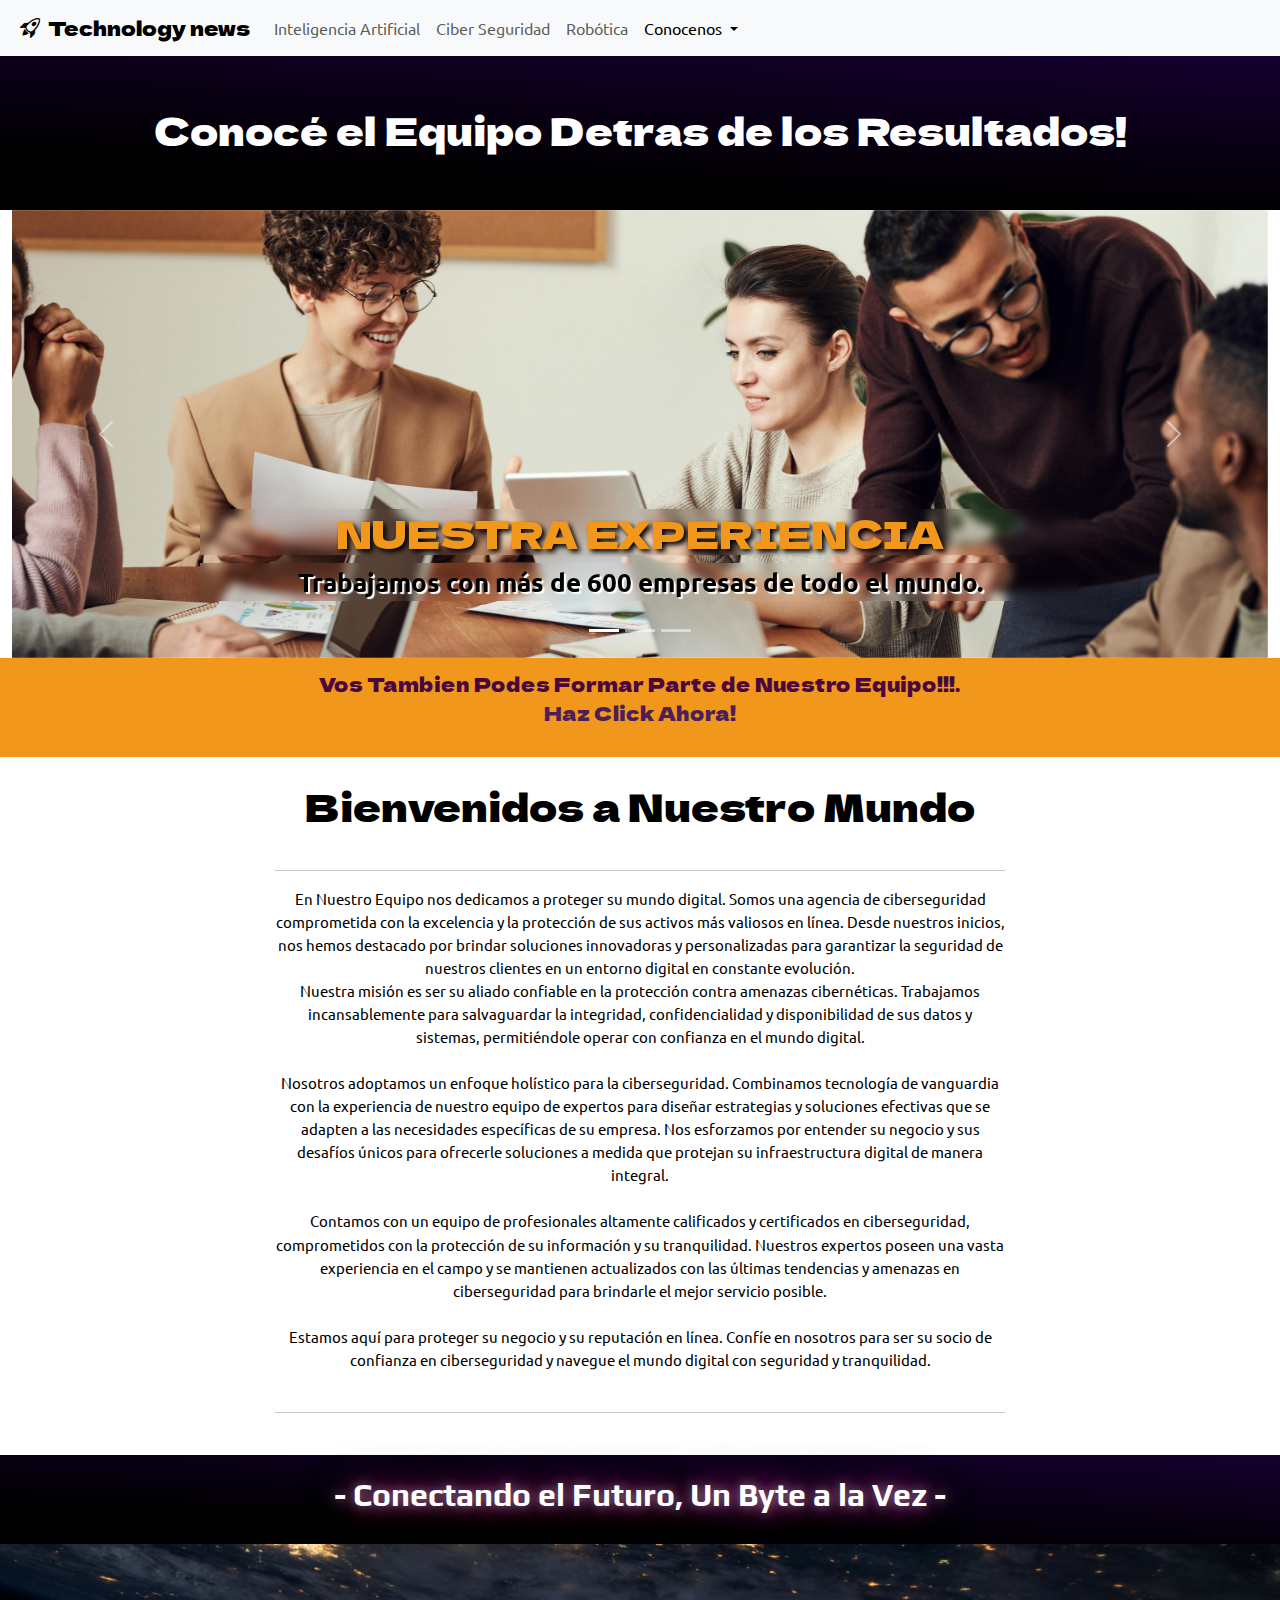
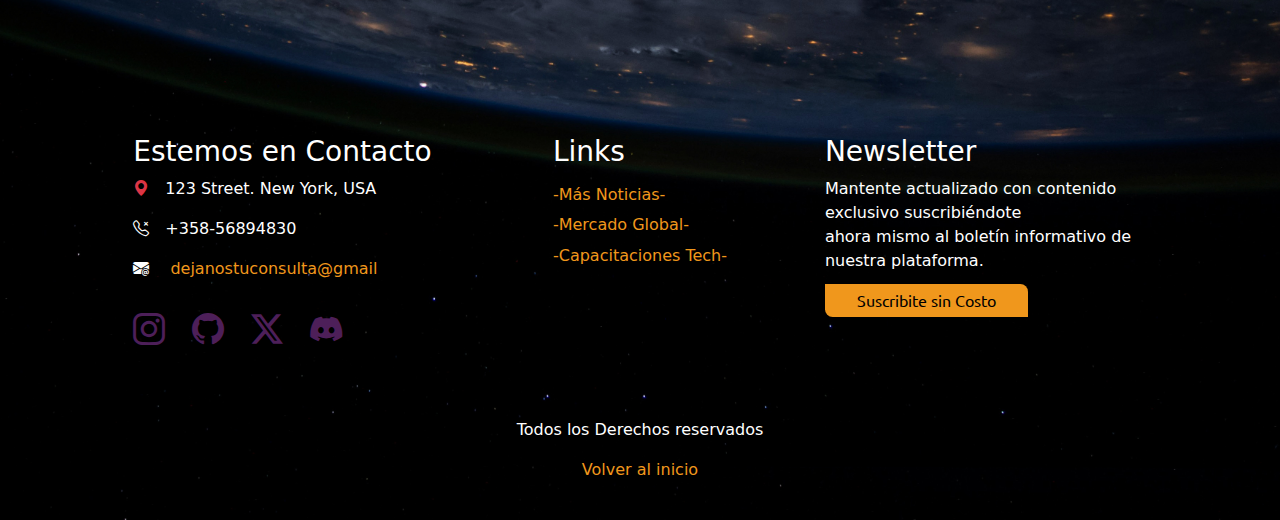
<file: html/about-us.html>
<!DOCTYPE html>
<html lang="en">

    <head>
        <!-- meta -->
        <meta charset="UTF-8">
        <meta name="viewport" content="width=device-width, initial-scale=1.0">

        <!-- titulo -->
        <title>Acerca de Nosotros | Technology News | Portal de Noticias | Capacitaciones Tecnológicas</title>

        
        <!-- favicon -->
        <link rel="icon" tipe="image/x-icon" href="../img/cohete-espacial.png">

        <!-- meta keywords -->

        <meta name="keywords" content="about, nosotros, tecnología, capacitaciones, portal, noticias, ia, desarrollo, informática">

        <!-- meta description -->

        <link rel="description" content="Portal de noticias de tecnología y cursos especializados. Para mantenerse al día con las últimas tendencias y mejora tus habilidades tecnológicas con nuestras capacitaciones.">

        <!-- meta autor -->

        <meta name="author" content="Leonardo Gabriel Riera">


        <!-- bootstrap -->
        <link href="https://cdn.jsdelivr.net/npm/bootstrap@5.3.3/dist/css/bootstrap.min.css" rel="stylesheet"
        integrity="sha384-QWTKZyjpPEjISv5WaRU9OFeRpok6YctnYmDr5pNlyT2bRjXh0JMhjY6hW+ALEwIH" crossorigin="anonymous">


        <!-- icons bootstrap -->
        <link rel="stylesheet" href="https://cdn.jsdelivr.net/npm/bootstrap-icons@1.11.3/font/bootstrap-icons.min.css">

        <!-- estilos de css -->
        <link rel="stylesheet" href="../css/style.css">

        <!-- font -->

        <link rel="preconnect" href="https://fonts.googleapis.com">
        <link rel="preconnect" href="https://fonts.gstatic.com" crossorigin>
        <link href="https://fonts.googleapis.com/css2?family=Dela+Gothic+One&family=Nanum+Gothic+Coding&family=Play:wght@400;700&family=Ubuntu:ital,wght@0,300;0,400;0,500;0,700;1,300;1,400;1,500;1,700&display=swap"
        rel="stylesheet">


        <!-- animaciones css -->
        <link rel="stylesheet" href="https://cdnjs.cloudflare.com/ajax/libs/animate.css/4.1.1/animate.min.css" />

    </head>

    <body>

        
        <!-- header about us -->


        <header class="container-fluid">

            

            <!-- nav de bootstrap -->

            <section class="row">
                <nav class="navbar navbar-expand-lg bg-body-tertiary">
                    <div class="container-fluid">
                        <a class="navbar-brand d-flex" href="../index.html">
                            <i class="bi bi-rocket-takeoff px-2"></i>
                            <p class="mb-0 titulo">Technology news</p>
                        </a>
                        <button class="navbar-toggler" type="button" data-bs-toggle="collapse"
                            data-bs-target="#navbarNavDropdown" aria-controls="navbarNavDropdown" aria-expanded="false"
                            aria-label="Toggle navigation">
                            <span class="navbar-toggler-icon"></span>
                        </button>
                        <div class="collapse navbar-collapse" id="navbarNavDropdown">
                            <ul class="navbar-nav">
                                <li class="nav-item">
                                    <a class="nav-link" aria-current="page" href="./inteligencia.html">Inteligencia
                                        Artificial</a>
                                </li>
                                <li class="nav-item">
                                    <a class="nav-link" href="./ciber-seg.html">Ciber Seguridad</a>
                                </li>
                                <li class="nav-item">
                                    <a class="nav-link" href="./robotica.html">Robótica</a>
                                </li>
                                <li class="nav-item dropdown">
                                    <a class="nav-link active dropdown-toggle" href="#" role="button" data-bs-toggle="dropdown"
                                        aria-expanded="false">
                                        Conocenos
                                    </a>
                                    <ul class="dropdown-menu">
                                        <li><a class="dropdown-item" href="#">Sobre Nosotros</a></li>
                                        <li><a class="dropdown-item" href="#contactos">Contacto</a></li>
                                    </ul>
                                </li>
                            </ul>
                        </div>
                    </div>
                </nav>
            </section>
        

            


            <!-- titulo  -->

            <section class="row container-seguridad">

                <div class="row">

                    <div class="col-12">

                        <h1 class=" text-center texto-header animate__animated animate__fadeIn animate__delay-1s">Conocé el Equipo Detras de los Resultados!</h1>

                    </div>

                </div>

            </section>

        </header>



    



        <!-- section carrousel -->

        <section class="container-fluid">


            <div id="carouselExampleCaptions" class="carousel slide">
                <div class="carousel-indicators">
                    <button type="button" data-bs-target="#carouselExampleCaptions" data-bs-slide-to="0" class="active"
                        aria-current="true" aria-label="Slide 1"></button>
                    <button type="button" data-bs-target="#carouselExampleCaptions" data-bs-slide-to="1"
                        aria-label="Slide 2"></button>
                    <button type="button" data-bs-target="#carouselExampleCaptions" data-bs-slide-to="2"
                        aria-label="Slide 3"></button>
                </div>
                <div class="carousel-inner">

                    <div class="carousel-item active">
                        <img src="../img/nosotros-uno.jpg" class="d-block" alt="reunion de trabajo">
                        <div class="carousel-caption d-none d-md-block">
                            <h5>NUESTRA EXPERIENCIA</h5>
                            <p>Trabajamos con más de 600 empresas de todo el mundo.</p>
                        </div>
                    </div>

                    <div class="carousel-item">
                        <img src="../img/nosotros-dos.jpg" class="d-block" alt="reunion de equipo">
                        <div class="carousel-caption d-none d-md-block">
                            <h5>ESPECIALIZADOS EN GESTIÓN DE RIESGO</h5>
                            <p>Protección activa para tu base de datos.</p>
                        </div>
                    </div>

                    <div class="carousel-item">
                        <img src="../img/nosotros-tres.jpg" class="d-block" alt="equipo de trabajo">
                        <div class="carousel-caption d-none d-md-block">
                            <h5>ESTAMOS RECLUTANDO PROFESIONALES</h5>
                            <p>Postulá para formar parte de nuestro equipo.</p>
                        </div>
                    </div>
                </div>

                <button class="carousel-control-prev" type="button" data-bs-target="#carouselExampleCaptions"
                    data-bs-slide="prev">
                    <span class="carousel-control-prev-icon" aria-hidden="true"></span>
                    <span class="visually-hidden">Previous</span>
                </button>

                <button class="carousel-control-next" type="button" data-bs-target="#carouselExampleCaptions"
                    data-bs-slide="next">
                    <span class="carousel-control-next-icon" aria-hidden="true"></span>
                    <span class="visually-hidden">Next</span>
                </button>

            </div>

        </section>






        <!-- separador -->


        <section class="container-fluid">

            <div class="row separador">

                <a href="#contactos">
                    <p>Vos Tambien Podes Formar Parte de Nuestro Equipo!!!. <br>
                        <span>Haz Click Ahora!</span>
                    </p>
                </a>

            </div>

        </section>




        <!-- main about us -->


        <main class="container-fluid about-main">

            <div class="row about-row">

                <div class="col-12 about-col">

                    

                    <h2>Bienvenidos a Nuestro Mundo</h2>

                    <hr>
        
                    <p>
        
                        En Nuestro Equipo nos dedicamos a proteger su mundo digital. Somos una agencia de
                        ciberseguridad comprometida con la excelencia y la protección de sus activos más valiosos en línea.
                        Desde nuestros inicios, nos hemos destacado por brindar soluciones innovadoras y personalizadas para
                        garantizar la seguridad de nuestros clientes en un entorno digital en constante evolución. <br>
        
                        
        
                        Nuestra misión es ser su aliado confiable en la protección contra amenazas cibernéticas. Trabajamos
                        incansablemente para salvaguardar la integridad, confidencialidad y disponibilidad de sus datos y
                        sistemas, permitiéndole operar con confianza en el mundo digital. <br><br>
        
                        
        
                        Nosotros adoptamos un enfoque holístico para la ciberseguridad. Combinamos tecnología
                        de vanguardia con la experiencia de nuestro equipo de expertos para diseñar estrategias y soluciones
                        efectivas que se adapten a las necesidades específicas de su empresa. Nos esforzamos por entender su
                        negocio y sus desafíos únicos para ofrecerle soluciones a medida que protejan su infraestructura digital
                        de manera integral. <br><br>
        
                    
        
                        Contamos con un equipo de profesionales altamente calificados y certificados en ciberseguridad,
                        comprometidos con la protección de su información y su tranquilidad. Nuestros expertos poseen una vasta
                        experiencia en el campo y se mantienen actualizados con las últimas tendencias y amenazas en
                        ciberseguridad para brindarle el mejor servicio posible. <br><br>
        
        
                        Estamos aquí para proteger su negocio y su reputación en línea. Confíe en
                        nosotros para ser su socio de confianza en ciberseguridad y navegue el mundo digital con seguridad y
                        tranquilidad.
        
                    </p>

                    <hr>
        
        
                </div>
            </div>



        </main>


    
        <!-- franja animada -->

        <section class="container-fluid container-franja">

            <div class="row">

                <div class="col-12">
                    <h2 class="texto-franja animate__animated animate__bounceInRight animate__delay-1s">- Conectando el
                        Futuro, Un Byte a la Vez -</h2>
                </div>

            </div>

        </section>







        <!-- footer -->

        <footer class="container-fluid contenedor-footer" id="contactos">


            <!-- content -->
            <div class="row footer-row">

                <!-- contactos -->
                <div class="col-xs-12 col-sm-4 contenedor-contactos">
                    
                    <h3 class="text-white">Estemos en Contacto</h3>

                    <div class="d-flex direccion">
                        <i class="bi bi-geo-alt-fill text-danger pe-3"></i>
                        <p class="text-white">123 Street. New York, USA</p>
                    </div>

                    <div class="d-flex telefono">
                        <i class="bi bi-telephone-x text-white pe-3"></i>
                        <p class="text-white">+358-56894830</p>
                    </div>

                    <div class="mail">
                        <i class="bi bi-envelope-at-fill text-white pe-3"></i>
                        <a href="mailto:dejanostuconsulta@gmail.com">dejanostuconsulta@gmail</a>
                    </div>

                    <!-- iconos redes sociales -->
                    <div class="redes">

                        <a href="https://www.instagram.com/" target="_blank"><i class="bi bi-instagram"></i></a>
                        <a href="https://github.com" target="_blank"><i class="bi bi-github"></i></a>
                        <a href="https://twitter.com/?lang=es" target="_blank"><i class="bi bi-twitter-x"></i></a>
                        <a href="https://discord.com/" target="_blank"><i class="bi bi-discord"></i></a>

                    </div>


                </div>


                <!-- links -->
                <div class="ccol-xs-12 col-sm-4 contenedor-links">

                    <h3 class="text-white titulo-links">Links</h3>
                    <div class="links">
                        <a href="https://hipertextual.com/" target="_blank">-Más Noticias-</a>
                        <a href="https://hipertextual.com/" target="_blank">-Mercado Global-</a>
                        <a href="https://hipertextual.com/" target="_blank">-Capacitaciones Tech-</a>
                    </div>



                </div>


                <!-- newsletter -->
                <div class="col-xs-12 col-sm-4 contenedor-newsletter">

                    <h3 class="text-white">Newsletter</h3>
                    <p class="text-white">Mantente actualizado con contenido exclusivo suscribiéndote <br>ahora mismo al boletín informativo de nuestra plataforma.</p>
                    <a href="https://hipertextual.com/" target="_blank">Suscribite sin Costo</a>
                </div>

            </div>


        


            <!-- derechos -->
            <div class="row text-center text-white texto-derechos">
                
                <p>Todos los Derechos reservados</p>
                <a class="volver" href="#">Volver al inicio</a>
                
                
            </div>
            
        
        </footer>










        <!-- javascript de bootstrap -->
        <script src="https://cdn.jsdelivr.net/npm/bootstrap@5.3.3/dist/js/bootstrap.bundle.min.js"
        integrity="sha384-YvpcrYf0tY3lHB60NNkmXc5s9fDVZLESaAA55NDzOxhy9GkcIdslK1eN7N6jIeHz"
        crossorigin="anonymous"></script>

    </body>

</html>
</file>
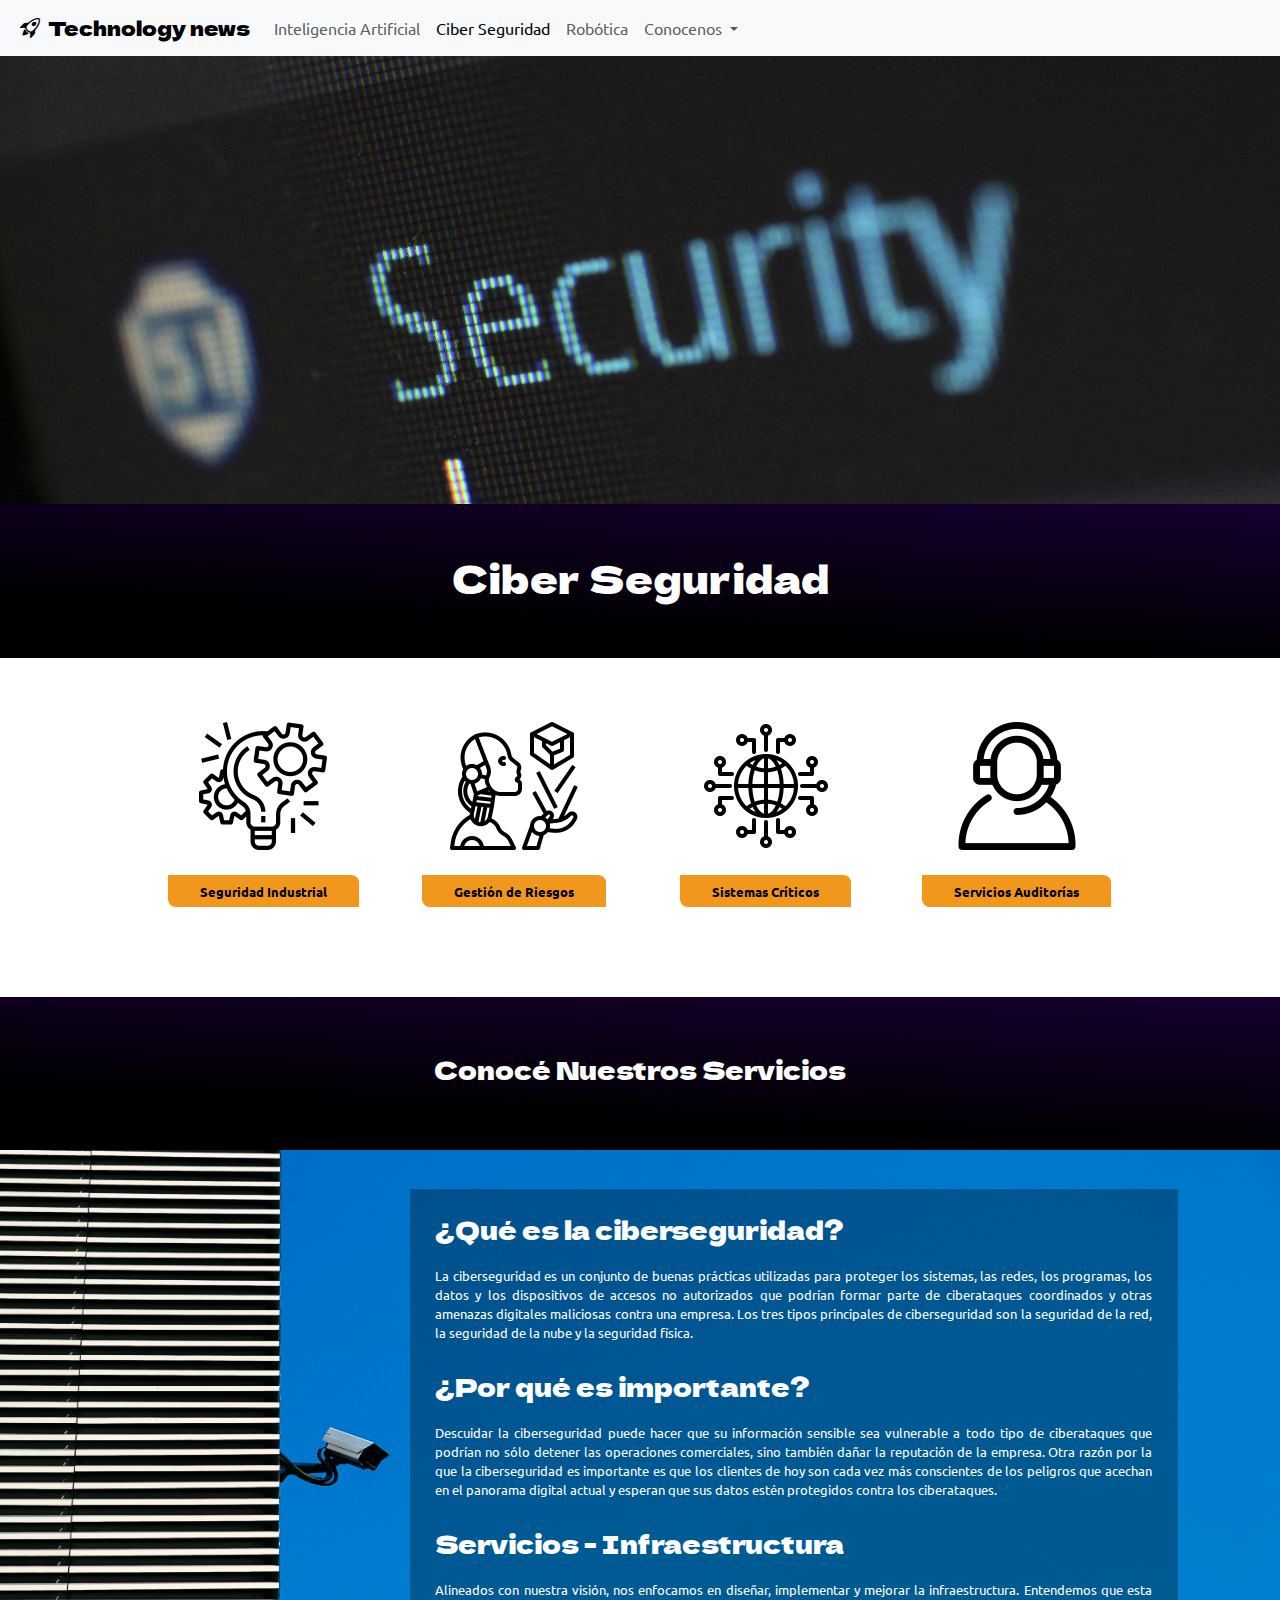
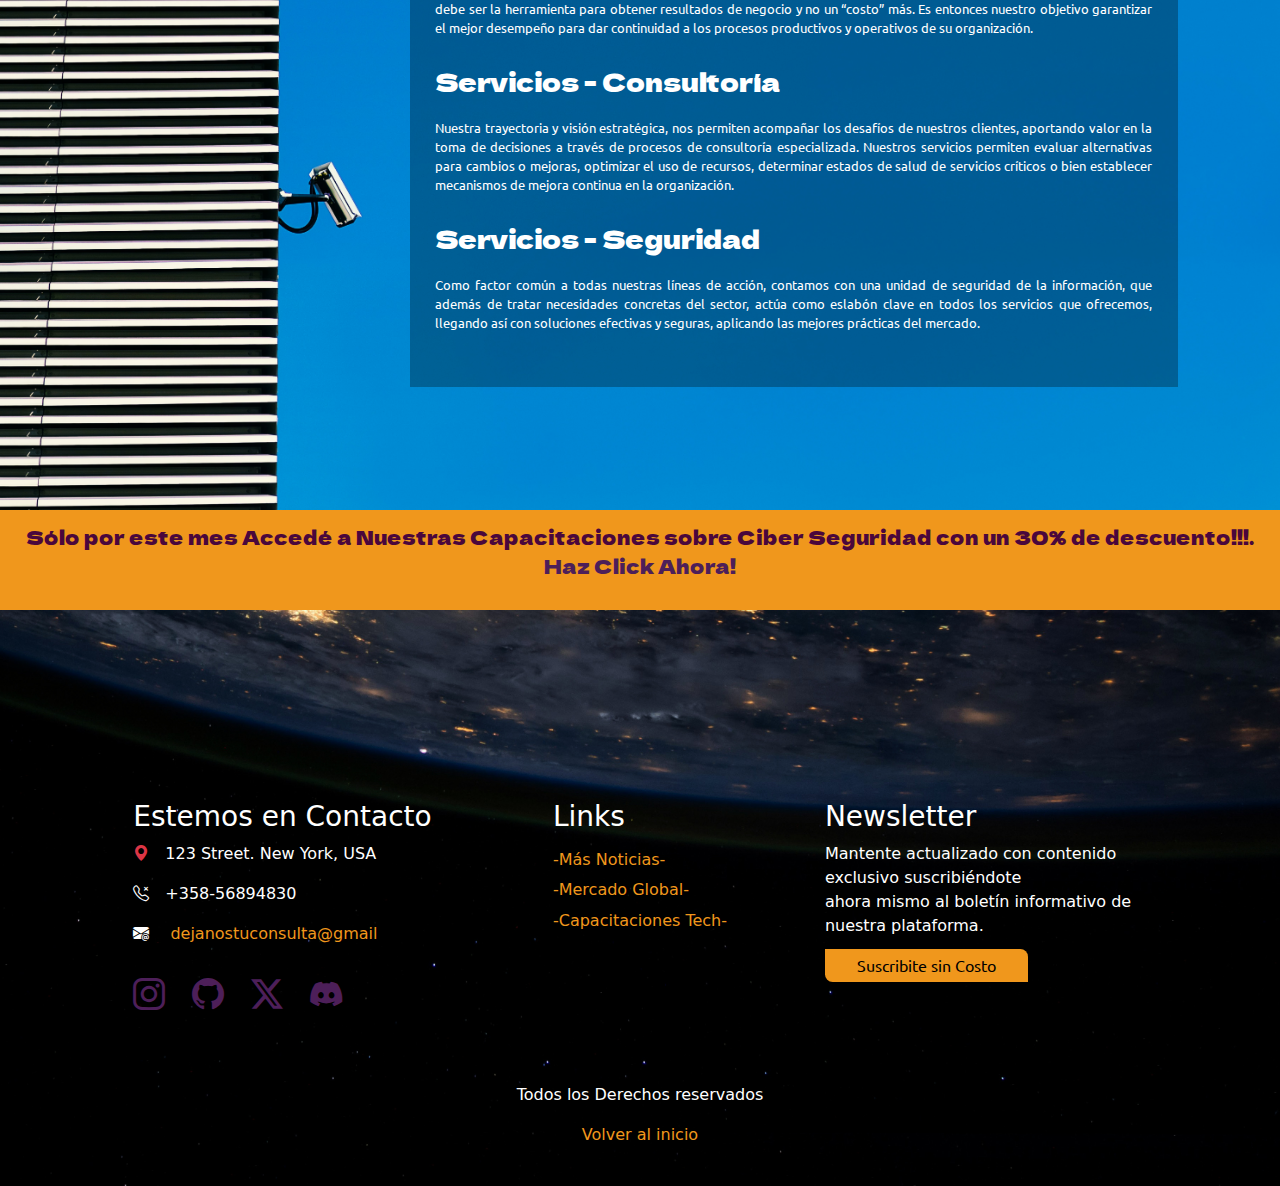
<file: html/ciber-seg.html>
<!DOCTYPE html>
<html lang="en">

    <head>
        <!-- meta -->
        <meta charset="UTF-8">
        <meta name="viewport" content="width=device-width, initial-scale=1.0">

        <!-- titulo -->
        <title>Ciber Seguridad | Technology News | Portal de Noticias | Capacitaciones Tecnológicas</title>

        <!-- favicon -->
        <link rel="icon" tipe="image/x-icon" href="../img/cohete-espacial.png">

        <!-- meta keywords -->

        <meta name="keywords" content="ciberseguridad, seguridad, tecnología, capacitaciones, portal, noticias, ia, desarrollo, informática">

        <!-- meta description -->

        <link rel="description" content="Portal de noticias de tecnología y cursos especializados. Para mantenerse al día con las últimas tendencias y mejora tus habilidades tecnológicas con nuestras capacitaciones.">

        <!-- meta autor -->

        <meta name="author" content="Leonardo Gabriel Riera">


        <!-- bootstrap -->
        <link href="https://cdn.jsdelivr.net/npm/bootstrap@5.3.3/dist/css/bootstrap.min.css" rel="stylesheet"
        integrity="sha384-QWTKZyjpPEjISv5WaRU9OFeRpok6YctnYmDr5pNlyT2bRjXh0JMhjY6hW+ALEwIH" crossorigin="anonymous">


        <!-- icons bootstrap -->
        <link rel="stylesheet" href="https://cdn.jsdelivr.net/npm/bootstrap-icons@1.11.3/font/bootstrap-icons.min.css">

        <!-- estilos de css -->
        <link rel="stylesheet" href="../css/style.css">

        <!-- font -->

        <link rel="preconnect" href="https://fonts.googleapis.com">
        <link rel="preconnect" href="https://fonts.gstatic.com" crossorigin>
        <link href="https://fonts.googleapis.com/css2?family=Dela+Gothic+One&family=Nanum+Gothic+Coding&family=Play:wght@400;700&family=Ubuntu:ital,wght@0,300;0,400;0,500;0,700;1,300;1,400;1,500;1,700&display=swap"
        rel="stylesheet">


        <!-- animaciones css -->
        <link rel="stylesheet" href="https://cdnjs.cloudflare.com/ajax/libs/animate.css/4.1.1/animate.min.css" />

    </head>

    <body>
        

        <!-- seguridad header -->



        <header class="container-fluid">


            <!-- nav de bootstrap -->

            <section class="row">
                <nav class="navbar navbar-expand-lg bg-body-tertiary">
                    <div class="container-fluid">
                        <a class="navbar-brand d-flex" href="../index.html">
                            <i class="bi bi-rocket-takeoff px-2"></i>
                            <p class="mb-0 titulo">Technology news</p>
                        </a>
                        <button class="navbar-toggler" type="button" data-bs-toggle="collapse"
                            data-bs-target="#navbarNavDropdown" aria-controls="navbarNavDropdown" aria-expanded="false"
                            aria-label="Toggle navigation">
                            <span class="navbar-toggler-icon"></span>
                        </button>
                        <div class="collapse navbar-collapse" id="navbarNavDropdown">
                            <ul class="navbar-nav">
                                <li class="nav-item">
                                    <a class="nav-link" aria-current="page" href="./inteligencia.html">Inteligencia
                                        Artificial</a>
                                </li>
                                <li class="nav-item">
                                    <a class="nav-link active" href="#">Ciber Seguridad</a>
                                </li>
                                <li class="nav-item">
                                    <a class="nav-link" href="./robotica.html">Robótica</a>
                                </li>
                                <li class="nav-item dropdown">
                                    <a class="nav-link dropdown-toggle" href="#" role="button" data-bs-toggle="dropdown"
                                        aria-expanded="false">
                                        Conocenos
                                    </a>
                                    <ul class="dropdown-menu">
                                        <li><a class="dropdown-item" href="./about-us.html">Sobre Nosotros</a></li>
                                        <li><a class="dropdown-item" href="#contactos">Contacto</a></li>
                                    </ul>
                                </li>
                            </ul>
                        </div>
                    </div>
                </nav>
            </section>


            <!-- header portada -->

            <div class="row row-seguridad">

            </div>


            <!-- titulo  -->

            <section class="row container-seguridad">

                <div class="row">

                    <div class="col-12">

                        <h1 class=" text-center texto-header animate__animated animate__fadeIn animate__delay-1s">Ciber Seguridad</h1>

                    </div>

                </div>

            </section>

        </header>



        <!-- seccion de contenido, banner seguridad -->


        <section class="container-fluid">

            <di class="row banner-row">

                <div class="col-sm-6 col-md-3 banner-col">

                    <img class="banner-logo" src="../img/ciber-uno.png" alt=" logo de seguridad uno">
                    <a class="banner-ancor" href="https://ciberseguridadbidaidea.com/mision-vision-valores/" target="_blank">Seguridad Industrial</a>
                </div>

                <div class="col-sm-6 col-md-3 banner-col">

                    <img class="banner-logo" src="../img/ciber-dos.png" alt=" logo de seguridad dos">
                    <a class="banner-ancor" href="https://ciberseguridadbidaidea.com/mision-vision-valores/" target="_blank">Gestión de Riesgos</a>
                </div>

                <div class="col-sm-6 col-md-3 banner-col">

                    <img class="banner-logo" src="../img/ciber-tres.png" alt=" logo de seguridad tres">
                    <a class="banner-ancor" href="https://ciberseguridadbidaidea.com/mision-vision-valores/" target="_blank">Sistemas Críticos</a>
                </div>

                <div class="col-sm-6 col-md-3 banner-col">

                    <img class="banner-logo" src="../img/ciber-cuatro.png" alt=" logo de seguridad cuatro">
                    <a class="banner-ancor" href="https://ciberseguridadbidaidea.com/mision-vision-valores/" target="_blank">Servicios Auditorías</a>
                </div>


            </di>

        </section>






        <!-- franja  -->

        <section class="container-fluid container-seguridad">

            <div class="row">

                <div class="col-12">
                    <h2 class="texto-seguridad animate__animated animate__fadeIn animate__delay-2s">Conocé Nuestros
                    Servicios</h2>
                </div>

            </div>

        </section>











        <!-- bloque-ciber -->


        <section class="container-fluid ciber-fluid">


            <div class="row row-ciber">

                <div class="col-12 col-ciber">

                    <h2>¿Qué es la ciberseguridad?</h2>

                    <p>
                        La ciberseguridad es un conjunto de buenas prácticas utilizadas para proteger los sistemas, las
                        redes, los programas, los datos y los dispositivos de accesos no autorizados que podrían formar
                        parte de ciberataques coordinados y otras amenazas digitales maliciosas contra una empresa. Los tres
                        tipos principales de ciberseguridad son la seguridad de la red, la seguridad de la nube y la
                        seguridad física.
                    </p>

                    <h2>¿Por qué es importante?</h2>

                    <p>
                        Descuidar la ciberseguridad puede hacer que su información sensible sea vulnerable a todo tipo de
                        ciberataques que podrían no sólo detener las operaciones comerciales, sino también dañar la
                        reputación de la empresa. Otra razón por la que la ciberseguridad es importante es que los clientes
                        de hoy son cada vez más conscientes de los peligros que acechan en el panorama digital actual y
                        esperan que sus datos estén protegidos contra los ciberataques.
                    </p>

                    <h2>Servicios - Infraestructura</h2>

                    <p>
                        Alineados con nuestra visión, nos enfocamos en diseñar, implementar y mejorar la infraestructura.
                        Entendemos que esta debe ser la herramienta para obtener resultados de negocio y no un “costo” más.
                        Es entonces nuestro objetivo garantizar el mejor desempeño para dar continuidad a los procesos
                        productivos y operativos de su organización.
                    </p>

                    <h2 class="texto-colapsable">Servicios - Consultoría</h2>

                    <p class="texto-colapsable">
                        Nuestra trayectoria y visión estratégica, nos permiten acompañar los desafíos de nuestros clientes,
                        aportando valor en la toma de decisiones a través de procesos de consultoría especializada.

                        Nuestros servicios permiten evaluar alternativas para cambios o mejoras, optimizar el uso de
                        recursos, determinar estados de salud de servicios críticos o bien establecer mecanismos de mejora
                        continua en la organización.
                    </p>

                    <h2 class="texto-colapsable">Servicios - Seguridad</h2>

                    <p class="texto-colapsable">
                        Como factor común a todas nuestras líneas de acción, contamos con una unidad de seguridad de la
                        información, que además de tratar necesidades concretas del sector, actúa como eslabón clave en
                        todos los servicios que ofrecemos, llegando así con soluciones efectivas y seguras, aplicando las
                        mejores prácticas del mercado.
                    </p>

                </div>

            </div>


        </section>











        <!-- separador -->


        <section class="container-fluid">

            <div class="row separador">

                <a href="https://ciberseguridadbidaidea.com/mision-vision-valores/" target="_blank">
                    <p class="parrafo-seguridad">Sólo por este mes Accedé a Nuestras Capacitaciones sobre Ciber Seguridad con un 30% de descuento!!!.
                        <br>
                        <span>Haz Click Ahora!</span>
                    </p>
                </a>

            </div>

        </section>

        

        <!-- footer -->

        <footer class="container-fluid contenedor-footer" id="contactos">


            <!-- content -->
            <div class="row footer-row">

                <!-- contactos -->
                <div class="col-xs-12 col-sm-4 contenedor-contactos">
                    
                    <h3 class="text-white">Estemos en Contacto</h3>

                    <div class="d-flex direccion">
                        <i class="bi bi-geo-alt-fill text-danger pe-3"></i>
                        <p class="text-white">123 Street. New York, USA</p>
                    </div>

                    <div class="d-flex telefono">
                        <i class="bi bi-telephone-x text-white pe-3"></i>
                        <p class="text-white">+358-56894830</p>
                    </div>

                    <div class="mail">
                        <i class="bi bi-envelope-at-fill text-white pe-3"></i>
                        <a href="mailto:dejanostuconsulta@gmail.com">dejanostuconsulta@gmail</a>
                    </div>

                    <!-- iconos redes sociales -->
                    <div class="redes">

                        <a href="https://www.instagram.com/" target="_blank"><i class="bi bi-instagram"></i></a>
                        <a href="https://github.com" target="_blank"><i class="bi bi-github"></i></a>
                        <a href="https://twitter.com/?lang=es" target="_blank"><i class="bi bi-twitter-x"></i></a>
                        <a href="https://discord.com/" target="_blank"><i class="bi bi-discord"></i></a>

                    </div>


                </div>


                <!-- links -->
                <div class="col-xs-12 col-sm-4 contenedor-links">

                    <h3 class="text-white titulo-links">Links</h3>
                    <div class="links">
                        <a href="https://hipertextual.com/" target="_blank">-Más Noticias-</a>
                        <a href="https://hipertextual.com/" target="_blank">-Mercado Global-</a>
                        <a href="https://hipertextual.com/" target="_blank">-Capacitaciones Tech-</a>
                    </div>



                </div>


                <!-- newsletter -->
                <div class="col-xs-12 col-sm-4 contenedor-newsletter">

                    <h3 class="text-white">Newsletter</h3>
                    <p class="text-white">Mantente actualizado con contenido exclusivo suscribiéndote <br>ahora mismo al boletín informativo de nuestra plataforma.</p>
                    <a href="https://hipertextual.com/" target="_blank">Suscribite sin Costo</a>
                </div>

            </div>


        


            <!-- derechos -->
            <div class="row text-center text-white texto-derechos">
                
                <p>Todos los Derechos reservados</p>
                <a class="volver" href="#">Volver al inicio</a>
                
                
            </div>
            
        
        </footer>










        <!-- javascript de bootstrap -->
        <script src="https://cdn.jsdelivr.net/npm/bootstrap@5.3.3/dist/js/bootstrap.bundle.min.js"
        integrity="sha384-YvpcrYf0tY3lHB60NNkmXc5s9fDVZLESaAA55NDzOxhy9GkcIdslK1eN7N6jIeHz"
        crossorigin="anonymous"></script>

    </body>

</html>
</file>
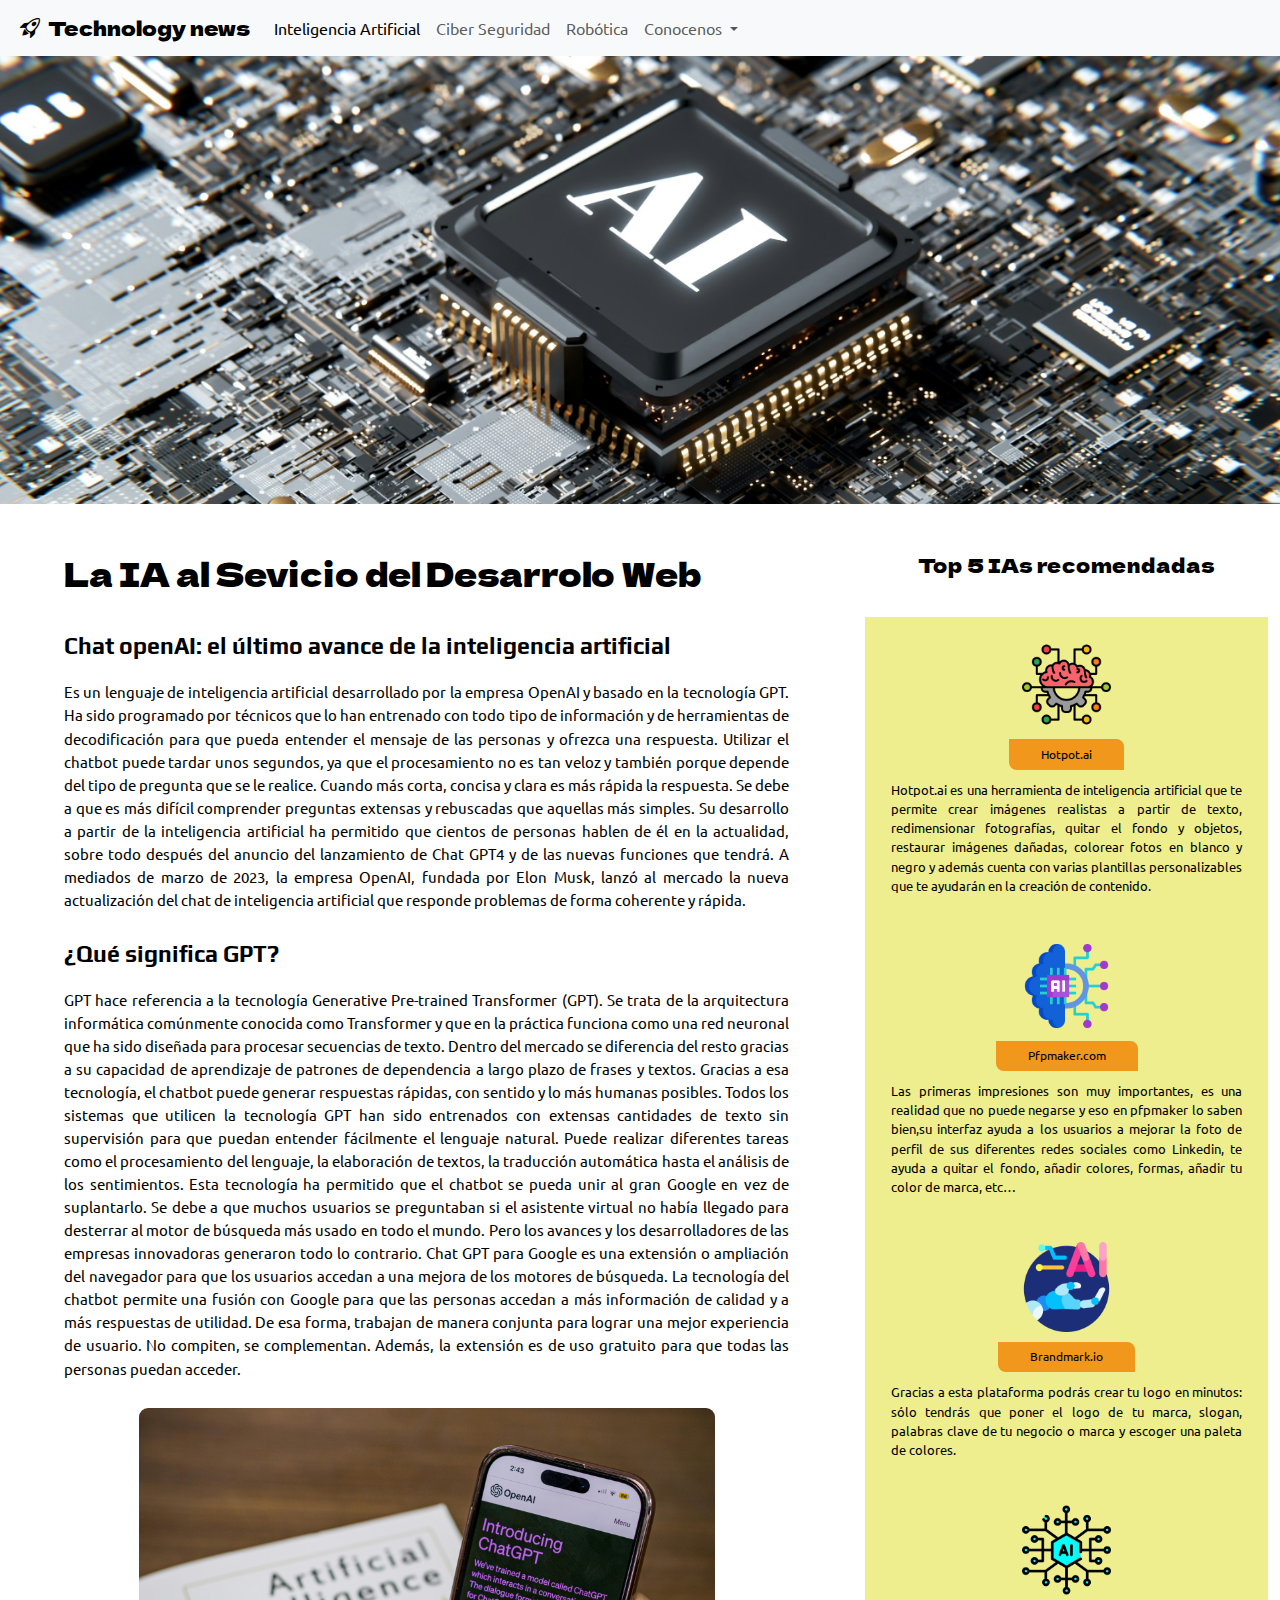
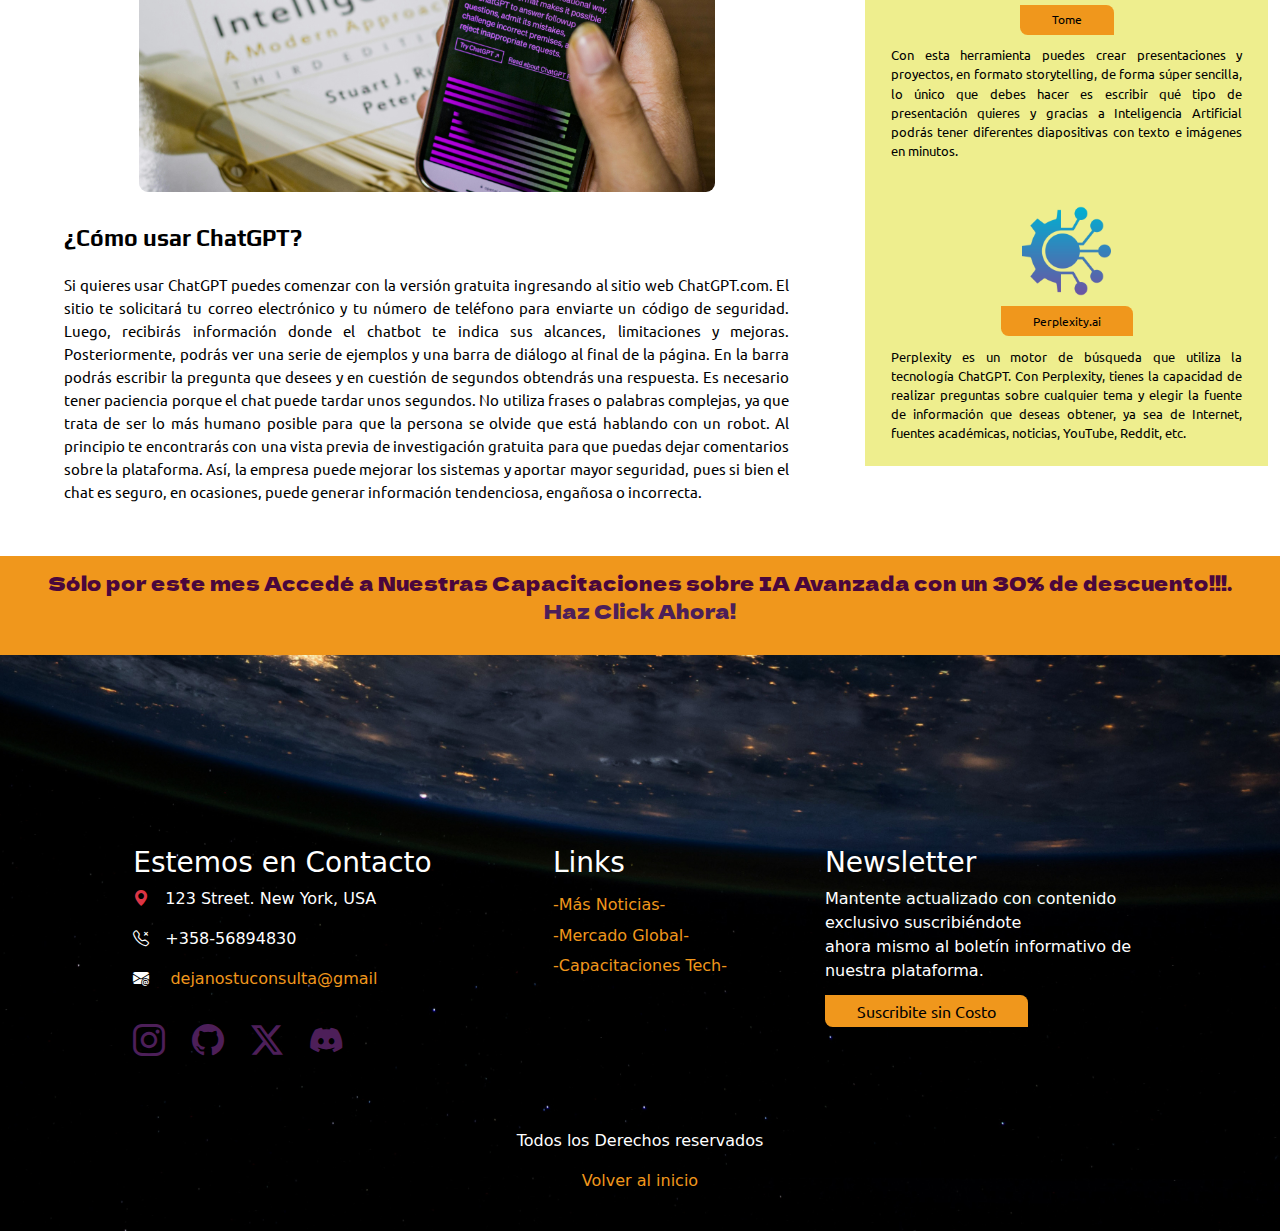
<file: html/inteligencia.html>
<!DOCTYPE html>
<html lang="en">

    <head>
        <!-- meta -->
        <meta charset="UTF-8">
        <meta name="viewport" content="width=device-width, initial-scale=1.0">

        <!-- titulo -->
        <title>Inteligencia Artificial | Technology News | Portal de Noticias | Capacitaciones Tecnológicas</title>

        <!-- favicon -->
        <link rel="icon" tipe="image/x-icon" href="../img/cohete-espacial.png">

        <!-- meta keywork -->

        <meta name="keywords" content="inteligencia, artificial, tecnología, capacitaciones, portal, noticias, ia, desarrollo, informática">

        <!-- meta description -->

        <link rel="description" content="Portal de noticias de tecnología y cursos especializados. Para mantenerse al día con las últimas tendencias y mejora tus habilidades tecnológicas con nuestras capacitaciones.">

        <!-- meta autor -->

        <meta name="author" content="Leonardo Gabriel Riera">


        <!-- bootstrap -->
        <link href="https://cdn.jsdelivr.net/npm/bootstrap@5.3.3/dist/css/bootstrap.min.css" rel="stylesheet"
        integrity="sha384-QWTKZyjpPEjISv5WaRU9OFeRpok6YctnYmDr5pNlyT2bRjXh0JMhjY6hW+ALEwIH" crossorigin="anonymous">


        <!-- icons bootstrap -->
        <link rel="stylesheet" href="https://cdn.jsdelivr.net/npm/bootstrap-icons@1.11.3/font/bootstrap-icons.min.css">

        <!-- estilos de css -->
        <link rel="stylesheet" href="../css/style.css">

        <!-- font -->

        <link rel="preconnect" href="https://fonts.googleapis.com">
        <link rel="preconnect" href="https://fonts.gstatic.com" crossorigin>
        <link href="https://fonts.googleapis.com/css2?family=Dela+Gothic+One&family=Nanum+Gothic+Coding&family=Play:wght@400;700&family=Ubuntu:ital,wght@0,300;0,400;0,500;0,700;1,300;1,400;1,500;1,700&display=swap"
        rel="stylesheet">


        <!-- animaciones css -->
        <link rel="stylesheet" href="https://cdnjs.cloudflare.com/ajax/libs/animate.css/4.1.1/animate.min.css" />

    </head>

    <body>

        


        <!-- header inteligencia artificial -->

        <header class="container-fluid">

            <!-- nav de bootstrap -->

            <section class="row">
                <nav class="navbar navbar-expand-lg bg-body-tertiary">
                    <div class="container-fluid">
                        <a class="navbar-brand d-flex" href="../index.html">
                            <i class="bi bi-rocket-takeoff px-2"></i>
                            <p class="mb-0 titulo">Technology news</p>
                        </a>
                        <button class="navbar-toggler" type="button" data-bs-toggle="collapse"
                            data-bs-target="#navbarNavDropdown" aria-controls="navbarNavDropdown" aria-expanded="false"
                            aria-label="Toggle navigation">
                            <span class="navbar-toggler-icon"></span>
                        </button>
                        <div class="collapse navbar-collapse" id="navbarNavDropdown">
                            <ul class="navbar-nav">
                                <li class="nav-item">
                                    <a class="nav-link active" aria-current="page" href="#">Inteligencia Artificial</a>
                                </li>
                                <li class="nav-item">
                                    <a class="nav-link" href="../html/ciber-seg.html">Ciber Seguridad</a>
                                </li>
                                <li class="nav-item">
                                    <a class="nav-link" href="../html/robotica.html">Robótica</a>
                                </li>
                                <li class="nav-item dropdown">
                                    <a class="nav-link dropdown-toggle" href="#" role="button" data-bs-toggle="dropdown"
                                        aria-expanded="false">
                                        Conocenos
                                    </a>
                                    <ul class="dropdown-menu">
                                        <li><a class="dropdown-item" href="./about-us.html">Sobre Nosotros</a></li>
                                        <li><a class="dropdown-item" href="#contactos">Contacto</a></li>
                                    </ul>
                                </li>
                            </ul>
                        </div>
                    </div>
                </nav>
            </section>





            <div class="row row-inteligencia">

            </div>

        </header>

        


        <!-- inteligencia artificial noticias -->

        <section class="container-fluid">

            <div class="row my-4 row-art">



                <!-- columna articulos ia -->
                <div class="col-sm-12 col-md-8 column-art">

                    <h1 class="titulo-art">La IA al Sevicio del Desarrolo Web</h1>

                    <h2 class="subtit-art">Chat openAI: el último avance de la inteligencia artificial</h2>

                    <p class="parrafo-art">
                        Es un lenguaje de inteligencia artificial desarrollado por la empresa OpenAI y basado en la
                        tecnología GPT. Ha sido programado por técnicos que lo han entrenado con todo tipo de información y
                        de herramientas de decodificación para que pueda entender el mensaje de las personas y ofrezca una
                        respuesta.

                        Utilizar el chatbot puede tardar unos segundos, ya que el procesamiento no es tan veloz y también
                        porque depende del tipo de pregunta que se le realice. Cuando más corta, concisa y clara es más
                        rápida la respuesta. Se debe a que es más difícil comprender preguntas extensas y rebuscadas que
                        aquellas más simples.

                        Su desarrollo a partir de la inteligencia artificial ha permitido que cientos de personas hablen de
                        él en la actualidad, sobre todo después del anuncio del lanzamiento de Chat GPT4 y de las nuevas
                        funciones que tendrá. A mediados de marzo de 2023, la empresa OpenAI, fundada por Elon Musk, lanzó
                        al mercado la nueva actualización del chat de inteligencia artificial que responde problemas de
                        forma coherente y rápida.
                    </p>

                    <h2 class="subtit-art">¿Qué significa GPT?</h2>

                    <p class="parrafo-art">
                        GPT hace referencia a la tecnología Generative Pre-trained Transformer (GPT). Se trata de la
                        arquitectura informática comúnmente conocida como Transformer y que en la práctica funciona como una
                        red neuronal que ha sido diseñada para procesar secuencias de texto. Dentro del mercado se
                        diferencia del resto gracias a su capacidad de aprendizaje de patrones de dependencia a largo plazo
                        de frases y textos. Gracias a esa tecnología, el chatbot puede generar respuestas rápidas, con
                        sentido y lo más humanas posibles.

                        Todos los sistemas que utilicen la tecnología GPT han sido entrenados con extensas cantidades de
                        texto sin supervisión para que puedan entender fácilmente el lenguaje natural. Puede realizar
                        diferentes tareas como el procesamiento del lenguaje, la elaboración de textos, la traducción
                        automática hasta el análisis de los sentimientos.

                        Esta tecnología ha permitido que el chatbot se pueda unir al gran Google en vez de suplantarlo. Se
                        debe a que muchos usuarios se preguntaban si el asistente virtual no había llegado para desterrar al
                        motor de búsqueda más usado en todo el mundo. Pero los avances y los desarrolladores de las empresas
                        innovadoras generaron todo lo contrario.

                        Chat GPT para Google es una extensión o ampliación del navegador para que los usuarios accedan a una
                        mejora de los motores de búsqueda. La tecnología del chatbot permite una fusión con Google para que
                        las personas accedan a más información de calidad y a más respuestas de utilidad. De esa forma,
                        trabajan de manera conjunta para lograr una mejor experiencia de usuario. No compiten, se
                        complementan. Además, la extensión es de uso gratuito para que todas las personas puedan acceder.
                    </p>

                    <img class="foto-art" src="../img/bloque-ia.jpg" alt="celular con chat gpt">

                    <h2 class="subtit-art">¿Cómo usar ChatGPT?</h2>

                    <p class="parrafo-art">
                        Si quieres usar ChatGPT puedes comenzar con la versión gratuita ingresando al sitio web ChatGPT.com.
                        El sitio te solicitará tu correo electrónico y tu número de teléfono para enviarte un código de
                        seguridad. Luego, recibirás información donde el chatbot te indica sus alcances, limitaciones y
                        mejoras. Posteriormente, podrás ver una serie de ejemplos y una barra de diálogo al final de la
                        página.

                        En la barra podrás escribir la pregunta que desees y en cuestión de segundos obtendrás una
                        respuesta. Es necesario tener paciencia porque el chat puede tardar unos segundos. No utiliza frases
                        o palabras complejas, ya que trata de ser lo más humano posible para que la persona se olvide que
                        está hablando con un robot.

                        Al principio te encontrarás con una vista previa de investigación gratuita para que puedas dejar
                        comentarios sobre la plataforma. Así, la empresa puede mejorar los sistemas y aportar mayor
                        seguridad, pues si bien el chat es seguro, en ocasiones, puede generar información tendenciosa,
                        engañosa o incorrecta.
                    </p>

                </div>


                <!-- columna recomendados ia -->
                <div class="col-sm-12 col-md-4 column-ia">

                    <h2 class="ia-h2">Top 5 IAs recomendadas</h2>

                    <!-- bloque ia uno -->
                    <div class="bloque-ia">

                        <i><img src="../img/ia-uno.png" alt="logo hotpot ficción"></i>
                        <a href="https://hotpot.ai/" target="_blank">Hotpot.ai</a>
                        <p>
                            Hotpot.ai es una herramienta de inteligencia artificial que te permite crear imágenes realistas
                            a
                            partir de texto, redimensionar fotografías, quitar el fondo y objetos, restaurar imágenes
                            dañadas, colorear fotos en blanco y negro y además cuenta con varias plantillas personalizables
                            que te ayudarán en la creación de contenido. 
                        </p>

                    </div>

                    <!-- bloque ia dos -->
                    <div class="bloque-ia">

                        <i><img src="../img/ia-dos.png"  alt="logo Pfpmaker.com ficción"></i>
                        <a href="https://pfpmaker.com/" target="_blank">Pfpmaker.com</a>
                        <p>
                            Las primeras impresiones son muy importantes, es una realidad que no puede negarse y eso en
                            pfpmaker lo saben bien,su interfaz ayuda a los usuarios a mejorar la foto
                            de perfil de sus diferentes redes sociales como Linkedin, te ayuda a quitar el fondo, añadir
                            colores, formas, añadir tu color de marca, etc…
                        </p>

                    </div>

                    <!-- bloque ia tres -->
                    <div class="bloque-ia">

                        <i><img src="../img/ia-tres.png"  alt="logo Brandmark.io ficción"></i>
                        <a href="https://brandmark.io/" target="_blank">Brandmark.io</a>
                        <p>
                            Gracias a esta plataforma podrás crear tu logo en minutos:
                            sólo tendrás que poner el logo de tu marca, slogan, palabras clave de tu negocio o marca y
                            escoger una paleta de colores.
                        </p>

                    </div>

                    <!-- bloque ia cuatro -->
                    <div class="bloque-ia">

                        <i><img src="../img/ia-cuatro.png"  alt="logo TOME ficción"></i>
                        <a href="https://tome.app/" target="_blank">Tome</a>
                        <p>
                            Con esta herramienta puedes crear presentaciones y proyectos, en formato storytelling, de forma
                            súper sencilla, lo único que debes hacer es escribir qué tipo de presentación quieres y gracias
                            a Inteligencia Artificial podrás tener diferentes diapositivas con texto e imágenes en minutos.
                            
                        </p>

                    </div>

                    <!-- bloque ia cinco -->
                    <div class="bloque-ia">

                        <i><img src="../img/ia-cinco.png" width="150vmax" alt="logo Perplexity.ai ficción"></i>
                        <a href="https://www.perplexity.ai/" target="_blank">Perplexity.ai</a>
                        <p>
                            Perplexity es un motor de búsqueda que utiliza la tecnología ChatGPT. Con Perplexity, tienes la
                            capacidad de realizar preguntas sobre cualquier tema y elegir la fuente de información que
                            deseas obtener, ya sea de Internet, fuentes académicas, noticias, YouTube, Reddit, etc. 
                        </p>

                    </div>


                </div>



            </div>

        </section>


        
        
        
        
        
        <!-- publicidad -->

        <section class="container-fluid">

            <div class="row separador">

                <a href="https://hipertextual.com/" target="_blank">
                    <p class="parrafo-publicidad-ia">Sólo por este mes Accedé a Nuestras Capacitaciones sobre IA Avanzada con un 30% de descuento!!!. <br>
                        <span>Haz Click Ahora!</span>
                    </p>
                </a>

            </div>

        </section>

        
        <!-- footer -->

        <footer class="container-fluid contenedor-footer" id="contactos">


            <!-- content -->
            <div class="row footer-row">

                <!-- contactos -->
                <div class="col-xs-12 col-sm-4 contenedor-contactos">
                        
                    <h3 class="text-white">Estemos en Contacto</h3>

                    <div class="d-flex direccion">
                        <i class="bi bi-geo-alt-fill text-danger pe-3"></i>
                        <p class="text-white">123 Street. New York, USA</p>
                    </div>

                    <div class="d-flex telefono">
                        <i class="bi bi-telephone-x text-white pe-3"></i>
                        <p class="text-white">+358-56894830</p>
                    </div>

                    <div class="mail">
                        <i class="bi bi-envelope-at-fill text-white pe-3"></i>
                        <a href="mailto:dejanostuconsulta@gmail.com">dejanostuconsulta@gmail</a>
                    </div>

                    <!-- iconos redes sociales -->
                    <div class="redes">

                        <a href="https://www.instagram.com/" target="_blank"><i class="bi bi-instagram"></i></a>
                        <a href="https://github.com" target="_blank"><i class="bi bi-github"></i></a>
                        <a href="https://twitter.com/?lang=es" target="_blank"><i class="bi bi-twitter-x"></i></a>
                        <a href="https://discord.com/" target="_blank"><i class="bi bi-discord"></i></a>

                    </div>


                </div>


                <!-- links -->
                <div class="col-xs-12 col-sm-4 contenedor-links">

                    <h3 class="text-white titulo-links">Links</h3>
                    <div class="links">
                        <a href="https://hipertextual.com/" target="_blank">-Más Noticias-</a>
                        <a href="https://hipertextual.com/" target="_blank">-Mercado Global-</a>
                        <a href="https://hipertextual.com/" target="_blank">-Capacitaciones Tech-</a>
                    </div>



                </div>


                <!-- newsletter -->
                <div class="col-xs-12 col-sm-4 contenedor-newsletter">

                    <h3 class="text-white">Newsletter</h3>
                    <p class="text-white">Mantente actualizado con contenido exclusivo suscribiéndote <br>ahora mismo al boletín informativo de nuestra plataforma.</p>
                    <a href="https://hipertextual.com/" target="_blank">Suscribite sin Costo</a>
                </div>

            </div>


            


            <!-- derechos -->
            <div class="row text-center text-white texto-derechos">
                    
                <p>Todos los Derechos reservados</p>
                <a class="volver" href="#">Volver al inicio</a>
                    
                    
            </div>
                
            
        </footer>










        <!-- javascript de bootstrap -->
        <script src="https://cdn.jsdelivr.net/npm/bootstrap@5.3.3/dist/js/bootstrap.bundle.min.js"
        integrity="sha384-YvpcrYf0tY3lHB60NNkmXc5s9fDVZLESaAA55NDzOxhy9GkcIdslK1eN7N6jIeHz"
        crossorigin="anonymous"></script>

    </body>

</html>
</file>
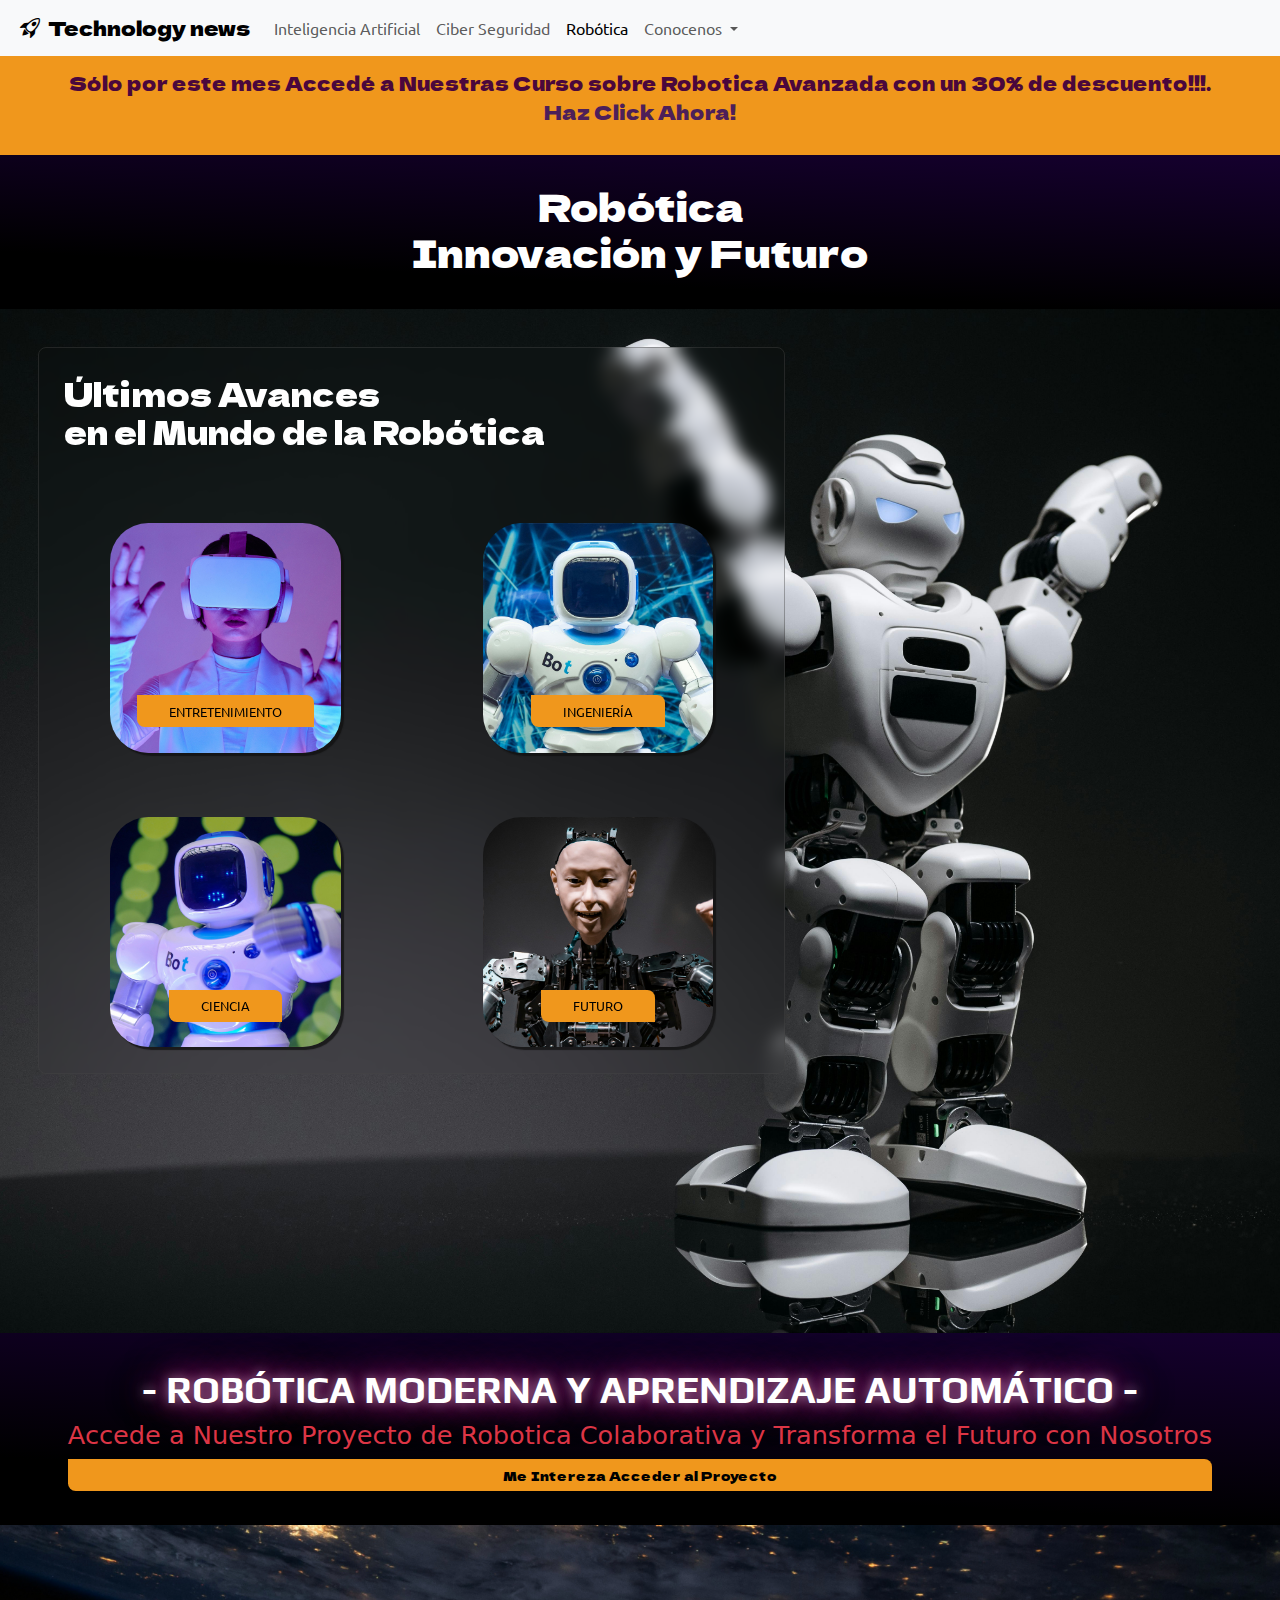
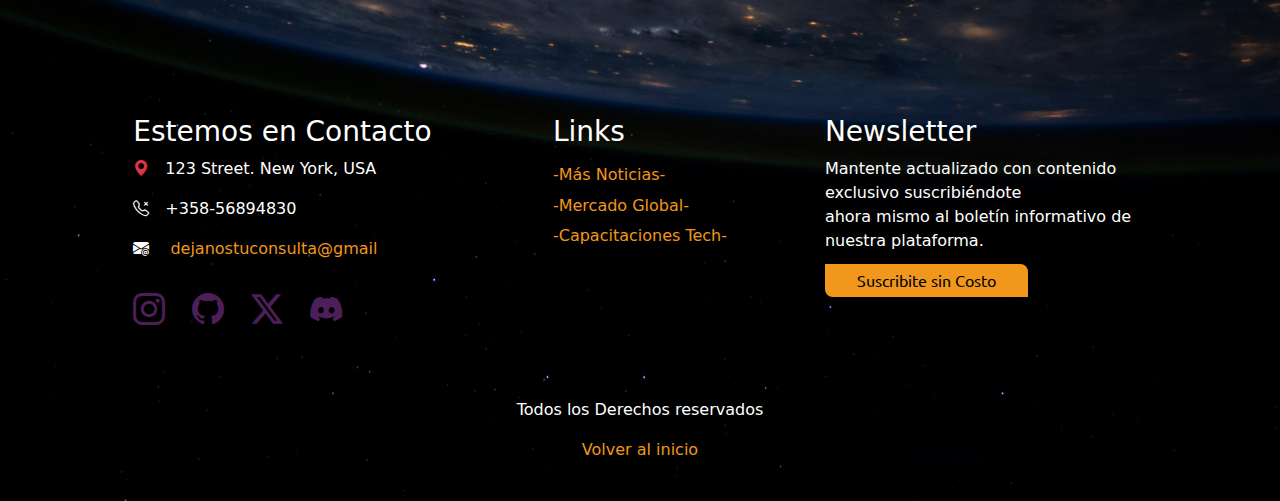
<file: html/robotica.html>
<!DOCTYPE html>
<html lang="en">

    <head>
        <!-- meta -->
        <meta charset="UTF-8">
        <meta name="viewport" content="width=device-width, initial-scale=1.0">

        <!-- titulo -->
        <title>Robótica News | Technology News | Portal de Noticias | Capacitaciones Tecnológicas</title>

        <!-- favicon -->
        <link rel="icon" tipe="image/x-icon" href="../img/cohete-espacial.png">

        <!-- meta keywork -->

        <meta name="keywords" content="robótica, ingeniería, tecnología, capacitaciones, portal, noticias, ia, desarrollo, informática">

        <!-- meta description -->

        <link rel="description" content="Portal de noticias de tecnología y cursos especializados. Para mantenerse al día con las últimas tendencias y mejora tus habilidades tecnológicas con nuestras capacitaciones.">

        <!-- meta autor -->

        <meta name="author" content="Leonardo Gabriel Riera">


        <!-- bootstrap -->
        <link href="https://cdn.jsdelivr.net/npm/bootstrap@5.3.3/dist/css/bootstrap.min.css" rel="stylesheet"
            integrity="sha384-QWTKZyjpPEjISv5WaRU9OFeRpok6YctnYmDr5pNlyT2bRjXh0JMhjY6hW+ALEwIH" crossorigin="anonymous">


        <!-- icons bootstrap -->
        <link rel="stylesheet" href="https://cdn.jsdelivr.net/npm/bootstrap-icons@1.11.3/font/bootstrap-icons.min.css">

        <!-- estilos de css -->
        <link rel="stylesheet" href="../css/style.css">

        <!-- font -->

        <link rel="preconnect" href="https://fonts.googleapis.com">
        <link rel="preconnect" href="https://fonts.gstatic.com" crossorigin>
        <link href="https://fonts.googleapis.com/css2?family=Dela+Gothic+One&family=Nanum+Gothic+Coding&family=Play:wght@400;700&family=Ubuntu:ital,wght@0,300;0,400;0,500;0,700;1,300;1,400;1,500;1,700&display=swap"
        rel="stylesheet">


        <!-- animaciones css -->

        <link rel="stylesheet" href="https://cdnjs.cloudflare.com/ajax/libs/animate.css/4.1.1/animate.min.css" />

    </head>

    <body>

        

        <!-- header robotica -->


        <header class="container-fluid">

            <!-- nav de bootstrap -->

            <section class="row">
                <nav class="navbar navbar-expand-lg bg-body-tertiary">
                    <div class="container-fluid">
                        <a class="navbar-brand d-flex" href="../index.html">
                            <i class="bi bi-rocket-takeoff px-2"></i>
                            <p class="mb-0 titulo">Technology news</p>
                        </a>
                        <button class="navbar-toggler" type="button" data-bs-toggle="collapse"
                            data-bs-target="#navbarNavDropdown" aria-controls="navbarNavDropdown" aria-expanded="false"
                            aria-label="Toggle navigation">
                            <span class="navbar-toggler-icon"></span>
                        </button>
                        <div class="collapse navbar-collapse" id="navbarNavDropdown">
                            <ul class="navbar-nav">
                                <li class="nav-item">
                                    <a class="nav-link" aria-current="page" href="./inteligencia.html">Inteligencia Artificial</a>
                                </li>
                                <li class="nav-item">
                                    <a class="nav-link" href="./ciber-seg.html">Ciber Seguridad</a>
                                </li>
                                <li class="nav-item">
                                    <a class="nav-link active" href="#">Robótica</a>
                                </li>
                                <li class="nav-item dropdown">
                                    <a class="nav-link dropdown-toggle" href="#" role="button" data-bs-toggle="dropdown"
                                        aria-expanded="false">
                                        Conocenos
                                    </a>
                                    <ul class="dropdown-menu">
                                        <li><a class="dropdown-item" href="./about-us.html">Sobre Nosotros</a></li>
                                        <li><a class="dropdown-item" href="#contactos">Contacto</a></li>
                                    </ul>
                                </li>
                            </ul>
                        </div>
                    </div>
                </nav>
            </section>

            <!-- publicidad -->

            <div class="row separador">

                <a href="https://www.robotix.es/es/blog" target="_blank">
                    <p>Sólo por este mes Accedé a Nuestras Curso sobre Robotica Avanzada con un 30% de descuento!!!. <br>
                        <span>Haz Click Ahora!</span>
                    </p>
                </a>

            </div>


            <!-- titulo  -->

            <section class="row container-seguridad">

                <div class="row">

                    <div class="col-12">

                        <h1 class=" text-center texto-header animate__animated animate__fadeIn animate__delay-1s">Robótica <br>Innovación y Futuro</h1>

                    </div>

                </div>

            </section>

        </header>

        <!-- main robotica -->

        <main class="container-fluid main-robotica">

            <div class="row robotica-row">

                <div class="col-xs-12 col-sm-7 robotica-col">

                    <h2>Últimos Avances <br> en el Mundo  de la Robótica</h2>

                    <!-- bloque de robotos -->

                    <div>
                        <div class="row row-roboto">

                            <div class="col-6 rob robUno animate__animated animate__zoomIn animate__delay-1s	1s">
                                <a href="https://www.robotix.es/es/blog" target="_blank">
                                    ENTRETENIMIENTO
                                </a>
                            </div>

                            <div class="col-6 rob robDos animate__animated animate__zoomIn animate__delay-1s	1s">
                                <a href="https://www.robotix.es/es/blog" target="_blank">
                                    INGENIERÍA
                                </a>

                            </div>

                        </div>

                        <div class="row row-roboto row-roboto-dos">

                            <div class="col-6 rob robTres animate__animated animate__zoomIn animate__delay-1s	1s">
                                <a href="https://www.robotix.es/es/blog" target="_blank">
                                    CIENCIA
                                </a>
                            </div>

                            <div class="col-6 rob robCuatro animate__animated animate__zoomIn animate__delay-1s	1s">

                                <a href="https://www.robotix.es/es/blog" target="_blank">
                                    FUTURO
                                </a>

                            </div>

                        </div>
                    </div>


                </div>


                <div class=" col-xs-12 col-sm-5"></div>

            </div>


        </main>




        <!-- franja robotica -->

        <section class="container-fluid container-robotica">

            <div class="row">

                <div class="col-12 robotica">
                    <h2 class="texto-robotica text-center">
                        - ROBÓTICA MODERNA Y APRENDIZAJE AUTOMÁTICO -
                    </h2>
                    
                    <h3 class="text-danger robotica-h3 text-center">
                        Accede a Nuestro Proyecto de Robotica Colaborativa y Transforma el Futuro con Nosotros
                    </h3>

                    <a class="robotica-boton"  href="https://www.robotix.es/es/blog" target="_blank">
                        Me Intereza Acceder al Proyecto
                    </a>
                </div>

            </div>

        </section>


        <!-- footer -->

        <footer class="container-fluid contenedor-footer" id="contactos">


            <!-- content -->
            <div class="row footer-row">

                <!-- contactos -->
                <div class="col-xs-12 col-sm-4 contenedor-contactos">
                    
                    <h3 class="text-white">Estemos en Contacto</h3>

                    <div class="d-flex direccion">
                        <i class="bi bi-geo-alt-fill text-danger pe-3"></i>
                        <p class="text-white">123 Street. New York, USA</p>
                    </div>

                    <div class="d-flex telefono">
                        <i class="bi bi-telephone-x text-white pe-3"></i>
                        <p class="text-white">+358-56894830</p>
                    </div>

                    <div class="mail">
                        <i class="bi bi-envelope-at-fill text-white pe-3"></i>
                        <a href="mailto:dejanostuconsulta@gmail.com">dejanostuconsulta@gmail</a>
                    </div>

                    <!-- iconos redes sociales -->
                    <div class="redes">

                        <a href="https://www.instagram.com/" target="_blank"><i class="bi bi-instagram"></i></a>
                        <a href="https://github.com" target="_blank"><i class="bi bi-github"></i></a>
                        <a href="https://twitter.com/?lang=es" target="_blank"><i class="bi bi-twitter-x"></i></a>
                        <a href="https://discord.com/" target="_blank"><i class="bi bi-discord"></i></a>

                    </div>


                </div>


                <!-- links -->
                <div class="col-xs-12 col-sm-4 contenedor-links">

                    <h3 class="text-white titulo-links">Links</h3>
                    <div class="links">
                        <a href="https://hipertextual.com/" target="_blank">-Más Noticias-</a>
                        <a href="https://hipertextual.com/" target="_blank">-Mercado Global-</a>
                        <a href="https://hipertextual.com/" target="_blank">-Capacitaciones Tech-</a>
                    </div>



                </div>


                <!-- newsletter -->
                <div class="col-xs-12 col-sm-4 contenedor-newsletter">

                    <h3 class="text-white">Newsletter</h3>
                    <p class="text-white">Mantente actualizado con contenido exclusivo suscribiéndote <br>ahora mismo al boletín informativo de nuestra plataforma.</p>
                    <a href="https://hipertextual.com/" target="_blank">Suscribite sin Costo</a>
                </div>

            </div>


        


            <!-- derechos -->
            <div class="row text-center text-white texto-derechos">
                
                <p>Todos los Derechos reservados</p>
                <a class="volver" href="#">Volver al inicio</a>
                
                
            </div>
            
        
        </footer>










        <!-- javascript de bootstrap -->
        <script src="https://cdn.jsdelivr.net/npm/bootstrap@5.3.3/dist/js/bootstrap.bundle.min.js"
        integrity="sha384-YvpcrYf0tY3lHB60NNkmXc5s9fDVZLESaAA55NDzOxhy9GkcIdslK1eN7N6jIeHz"
        crossorigin="anonymous"></script>

    </body>

</html>
</file>
<file: css/style.css>
/* sombra neon */
/* mixins  h3 parrafo */
/* mixins botones */
/* bloque inteligencia artificial */
/* modificaciones del navegados de bootstrap */
.titulo {
  font-family: "Dela Gothic One", sans-serif;
}

.nav-link {
  font-family: "Ubuntu", sans-serif;
}

.dropdown-item {
  font-family: "Ubuntu", sans-serif;
}

.header-principal {
  background-image: url(../img/header-foto.jpg);
  background-size: cover;
  background-position: center center;
  height: 40vmax;
  display: flex;
  flex-flow: column wrap;
  justify-content: start;
}

.row-header {
  margin-top: 3vmax;
}
.row-header .header-texto {
  display: flex;
  flex-flow: column wrap;
  align-items: start;
  justify-content: center;
  padding-left: 1.5vmax;
}
.row-header .header-texto h1 {
  font-family: "Dela Gothic One", sans-serif;
  font-size: 5.5vmax;
  margin-bottom: 4vmax;
  color: #ffffff;
}
.row-header .header-texto h2, .row-header .header-texto .about-main .about-row .about-col p, .about-main .about-row .about-col .row-header .header-texto p {
  font-family: "Ubuntu", sans-serif;
  margin-bottom: 5vmax;
  font-size: 2vmax;
  color: #ffffff;
}
.row-header .header-texto a {
  font-family: "Play", sans-serif;
  text-decoration: none;
  color: #000000;
  background-color: #f0971c;
  padding: 0.5vmax 1.5vmax;
  border-radius: 0.6vmax;
}
.row-header .header-texto a:hover {
  color: #ffffff;
  background-color: #4d1f59;
}

.container-franja {
  background: linear-gradient(183deg, rgb(21, 0, 46) 1%, rgb(0, 0, 0) 74%);
  height: 7vmax;
  display: flex;
  flex-flow: row;
  align-items: center;
  justify-content: center;
}

.texto-franja {
  color: #ffffff;
  font-family: "Play", sans-serif;
  font-size: 2.5vmax;
  font-weight: bold;
  text-shadow: rgba(255, 255, 255, 0.4941176471) 0 0 12px, rgba(169, 16, 121, 0.568627451) 0 0 25px, rgba(169, 16, 121, 0.6549019608) 0 0 35px, rgba(169, 16, 121, 0.6588235294) 0 0 45px;
}

/* article */
article {
  background-image: url(../img/fondo-article.jpg);
  background-size: cover;
  background-position: bottom center;
  padding-bottom: 15vmax;
}
article .article-titulos {
  padding: 3vmax 1vmax;
}
article .article-titulos h2, article .article-titulos .about-main .about-row .about-col p, .about-main .about-row .about-col article .article-titulos p {
  font-family: "Dela Gothic One", sans-serif;
  font-size: 3vmax;
  color: #ffffff;
  text-shadow: 1px 1px 1px #000000;
}
article .article-titulos p {
  font-family: "Ubuntu", sans-serif;
  color: #f0971c;
  text-shadow: 1px 1px 1px #000000;
  font-size: 1.3vmax;
}

/* .bloque-noticia {
    border: solid 1px $color-dos;
} */
.noticia {
  display: flex;
  flex-flow: column wrap;
  padding-right: 15%;
  justify-content: center;
  align-items: start;
}
.noticia h3 {
  font-family: "Ubuntu", sans-serif;
  color: #f0971c;
  font-size: 2vmax;
}
.noticia p {
  font-family: "Ubuntu", sans-serif;
  color: #ffffff;
  font-size: 1.1vmax;
}
.noticia a {
  font-family: "Ubuntu", sans-serif;
  text-decoration: none;
  color: #000000;
  background-color: #f0971c;
  padding: 0.5vmax 2.5vmax;
  border-radius: 0 0.6vmax 0 0.6vmax;
}
.noticia a:hover {
  color: #ffffff;
  background-color: #4d1f59;
}

.noticia-dos {
  display: flex;
  flex-flow: column wrap;
  padding-left: 15%;
  text-align: end;
  justify-content: center;
  align-items: end;
}
.noticia-dos h3 {
  font-family: "Ubuntu", sans-serif;
  color: #f0971c;
  font-size: 2vmax;
}
.noticia-dos p {
  font-family: "Ubuntu", sans-serif;
  color: #ffffff;
  font-size: 1.1vmax;
}
.noticia-dos a {
  font-family: "Ubuntu", sans-serif;
  text-decoration: none;
  color: #000000;
  background-color: #f0971c;
  padding: 0.5vmax 2.5vmax;
  border-radius: 0 0.6vmax 0 0.6vmax;
}
.noticia-dos a:hover {
  color: #ffffff;
  background-color: #4d1f59;
}

.cont-foto-article {
  display: flex;
  justify-content: end;
}

.cont-foto-article2 {
  display: flex;
  justify-content: start;
}

.foto-noticia {
  width: 18vmax;
  border-radius: 0 20% 0 20%;
}

.new-tech {
  background: linear-gradient(183deg, rgb(21, 0, 46) 1%, rgb(0, 0, 0) 74%);
  padding-bottom: 5vmax;
}
.new-tech .new-tech-title h2, .new-tech .new-tech-title .about-main .about-row .about-col p, .about-main .about-row .about-col .new-tech .new-tech-title p {
  padding: 2vmax;
  background-color: #f0971c;
  font-family: "Dela Gothic One", sans-serif;
  font-size: 2.8vmax;
  color: #000000;
  text-shadow: 1px 1px 1px #000000;
}
.new-tech .new-tech-title p {
  font-family: "Ubuntu", sans-serif;
  color: #ffffff;
  font-size: 1.4vmax;
  color: #f0971c;
  padding: 3vmax 10vmax;
  background-color: rgba(255, 255, 255, 0.038);
}

.contenedor-cards {
  margin: 2vmax 6vmax;
  display: flex;
  flex-flow: row wrap;
}

.card {
  border: none;
  width: 18vmax;
}

.separador {
  display: flex;
  flex-flow: column wrap;
  justify-content: center;
  align-items: center;
}
.separador a {
  text-align: center;
  padding: 1vmax;
  background-color: #f0971c;
  text-decoration: none;
}
.separador a p {
  color: #4a073c;
  font-family: "Dela Gothic One", sans-serif;
  font-size: 1.5vmax;
}
.separador a p span {
  color: #4d1f59;
}
.separador a p span:hover {
  color: red;
}

footer {
  background-image: url(../img/fondo-footer.jpg);
  background-size: cover;
  background-position: start center;
  height: 45vmax;
  display: flex;
  flex-flow: column;
  justify-content: end;
  align-items: center;
  gap: 5vmax;
}

.contenedor-contactos .mail a {
  color: #f0971c;
  text-decoration: none;
}
.contenedor-contactos .mail a:hover {
  color: #4d1f59;
}
.contenedor-contactos .redes {
  padding-top: 2vmax;
  font-size: 2.5vmax;
}
.contenedor-contactos .redes a {
  color: #4d1f59;
  padding-right: 1.3vmax;
}
.contenedor-contactos .redes a:hover {
  color: #f0971c;
}

.contenedor-links {
  display: flex;
  flex-flow: column wrap;
  align-content: center;
}
.contenedor-links .links {
  display: flex;
  flex-flow: column wrap;
  align-items: start;
  align-content: center;
}
.contenedor-links .links a {
  text-decoration: none;
  color: #f0971c;
  padding-top: 0.5vmax;
}
.contenedor-links .links a:hover {
  color: #4d1f59;
}

.contenedor-newsletter a {
  text-decoration: none;
  font-family: "Ubuntu", sans-serif;
  text-decoration: none;
  color: #000000;
  background-color: #f0971c;
  padding: 0.5vmax 2.5vmax;
  border-radius: 0 0.6vmax 0 0.6vmax;
}
.contenedor-newsletter a:hover {
  color: #ffffff;
  background-color: #4d1f59;
}

.volver {
  text-decoration: none;
  padding-bottom: 3vmax;
  color: #f0971c;
}
.volver:hover {
  color: #4d1f59;
}

.main-robotica {
  background-image: url(../img/foto-robotica.jpg);
  background-size: cover;
  background-position: center center;
  height: 80vmax;
}
.main-robotica .robotica-row .robotica-col {
  background: transparent;
  backdrop-filter: blur(8px);
  border: 1px solid rgba(69, 69, 69, 0.416);
  border-radius: 8px;
  margin: 3vmax;
}
.main-robotica .robotica-row .robotica-col h2, .main-robotica .robotica-row .robotica-col .about-main .about-row .about-col p, .about-main .about-row .about-col .main-robotica .robotica-row .robotica-col p {
  font-family: "Dela Gothic One", sans-serif;
  font-size: 2.5vmax;
  color: #ffffff;
  padding-top: 2vmax;
  padding-left: 1vmax;
}

.row-roboto {
  display: flex;
  flex-flow: row wrap;
  justify-content: space-around;
  padding-top: 5vmax;
}
.row-roboto .robUno {
  width: 18vmax;
  height: 18vmax;
  background-image: url(../img/robotoTres.jpg);
  background-size: cover;
  background-position: center center;
  border-radius: 3vmax;
  box-shadow: 3px 3px 1px rgba(17, 17, 17, 0.774);
}
.row-roboto .robUno a {
  font-family: "Ubuntu", sans-serif;
  text-decoration: none;
  color: #000000;
  background-color: #f0971c;
  padding: 0.5vmax 2.5vmax;
  border-radius: 0 0.6vmax 0 0.6vmax;
  font-size: 1vmax;
  margin-bottom: 2vmax;
}
.row-roboto .robUno a:hover {
  font-family: monospace;
  color: #ffffff;
  background-color: rgba(0, 0, 0, 0.608);
  padding: 3vmax 3.6vmax;
  border-radius: 0 0 3vmax 3vmax;
  margin-bottom: 0;
  font-size: 1.3vmax;
  text-shadow: rgba(255, 255, 255, 0.4941176471) 0 0 22px, rgba(169, 16, 121, 0.568627451) 0 0 15px, rgba(169, 16, 121, 0.6549019608) 0 0 15px, rgba(169, 16, 121, 0.6588235294) 0 0 25px;
}
.row-roboto .robDos {
  width: 18vmax;
  height: 18vmax;
  background-image: url(../img/robotoDos.jpg);
  background-size: cover;
  background-position: center center;
  border-radius: 3vmax;
  box-shadow: 3px 3px 1px rgba(17, 17, 17, 0.774);
}
.row-roboto .robDos a {
  font-family: "Ubuntu", sans-serif;
  text-decoration: none;
  color: #000000;
  background-color: #f0971c;
  padding: 0.5vmax 2.5vmax;
  border-radius: 0 0.6vmax 0 0.6vmax;
  font-size: 1vmax;
  margin-bottom: 2vmax;
}
.row-roboto .robDos a:hover {
  font-family: monospace;
  color: #ffffff;
  background-color: rgba(0, 0, 0, 0.608);
  padding: 3vmax 5.4vmax;
  border-radius: 0 0 3vmax 3vmax;
  margin-bottom: 0;
  font-size: 1.3vmax;
  text-shadow: rgba(255, 255, 255, 0.4941176471) 0 0 22px, rgba(169, 16, 121, 0.568627451) 0 0 15px, rgba(169, 16, 121, 0.6549019608) 0 0 15px, rgba(169, 16, 121, 0.6588235294) 0 0 25px;
}
.row-roboto .robTres {
  width: 18vmax;
  height: 18vmax;
  background-image: url(../img/robotoUno.jpg);
  background-size: cover;
  background-position: center center;
  border-radius: 3vmax;
  box-shadow: 3px 3px 1px rgba(17, 17, 17, 0.774);
}
.row-roboto .robTres a {
  font-family: "Ubuntu", sans-serif;
  text-decoration: none;
  color: #000000;
  background-color: #f0971c;
  padding: 0.5vmax 2.5vmax;
  border-radius: 0 0.6vmax 0 0.6vmax;
  font-size: 1vmax;
  margin-bottom: 2vmax;
}
.row-roboto .robTres a:hover {
  font-family: monospace;
  color: #ffffff;
  background-color: rgba(0, 0, 0, 0.608);
  padding: 3vmax 6.47vmax;
  border-radius: 0 0 3vmax 3vmax;
  margin-bottom: 0;
  font-size: 1.3vmax;
  text-shadow: rgba(255, 255, 255, 0.4941176471) 0 0 22px, rgba(169, 16, 121, 0.568627451) 0 0 15px, rgba(169, 16, 121, 0.6549019608) 0 0 15px, rgba(169, 16, 121, 0.6588235294) 0 0 25px;
}
.row-roboto .robCuatro {
  width: 18vmax;
  height: 18vmax;
  background-image: url(../img/robotoCuatro.jpg);
  background-size: cover;
  background-position: center center;
  border-radius: 3vmax;
  box-shadow: 3px 3px 1px rgba(17, 17, 17, 0.774);
}
.row-roboto .robCuatro a {
  font-family: "Ubuntu", sans-serif;
  text-decoration: none;
  color: #000000;
  background-color: #f0971c;
  padding: 0.5vmax 2.5vmax;
  border-radius: 0 0.6vmax 0 0.6vmax;
  font-size: 1vmax;
  margin-bottom: 2vmax;
}
.row-roboto .robCuatro a:hover {
  font-family: monospace;
  color: #ffffff;
  background-color: rgba(0, 0, 0, 0.608);
  padding: 3vmax 6.8vmax;
  border-radius: 0 0 3vmax 3vmax;
  margin-bottom: 0;
  font-size: 1.3vmax;
  text-shadow: rgba(255, 255, 255, 0.4941176471) 0 0 22px, rgba(169, 16, 121, 0.568627451) 0 0 15px, rgba(169, 16, 121, 0.6549019608) 0 0 15px, rgba(169, 16, 121, 0.6588235294) 0 0 25px;
}

.row-roboto-dos {
  padding-bottom: 2vmax;
}

.rob {
  display: flex;
  flex-flow: row wrap;
  justify-content: center;
  align-items: end;
}

.container-robotica {
  background: linear-gradient(183deg, rgb(21, 0, 46) 1%, rgb(0, 0, 0) 74%);
  height: 15vmax;
  display: flex;
  flex-flow: row;
  align-items: center;
  justify-content: center;
}
.container-robotica .robotica {
  display: flex;
  flex-flow: column wrap;
  justify-content: center;
}
.container-robotica .robotica .texto-robotica {
  color: #ffffff;
  font-family: "Play", sans-serif;
  font-size: 3vmax;
  font-weight: bold;
  text-shadow: rgba(255, 255, 255, 0.4941176471) 0 0 12px, rgba(169, 16, 121, 0.568627451) 0 0 25px, rgba(169, 16, 121, 0.6549019608) 0 0 35px, rgba(169, 16, 121, 0.6588235294) 0 0 45px;
}
.container-robotica .robotica .robotica-h3 {
  font-size: 2vmax;
}
.container-robotica .robotica a {
  font-family: "Ubuntu", sans-serif;
  text-decoration: none;
  color: #000000;
  background-color: #f0971c;
  padding: 0.5vmax 2.5vmax;
  border-radius: 0 0.6vmax 0 0.6vmax;
  text-align: center;
  font-family: "Dela Gothic One", sans-serif;
  margin-top: 0vmax;
  font-size: 1vmax;
}
.container-robotica .robotica a:hover {
  color: #ffffff;
  background-color: #4d1f59;
}

.row-inteligencia {
  background-image: url(../img/inteligencia-header.jpg);
  background-size: cover;
  background-position: center top 27%;
  height: 35vmax;
}

.row-art {
  display: flex;
  flex-flow: row wrap;
}

.column-art {
  display: flex;
  flex-flow: column wrap;
  justify-content: start;
  text-align: justify;
  padding: 0 5vmax;
  margin-top: 2vmax;
}
.column-art .titulo-art {
  font-family: "Dela Gothic One", sans-serif;
  color: #000000;
  font-size: 2.5vmax;
  padding-bottom: 2.5vmax;
}
.column-art .subtit-art {
  font-family: "Play", sans-serif;
  font-size: 1.8vmax;
  color: #000000;
  font-weight: bold;
  padding-bottom: 1vmax;
}
.column-art .parrafo-art {
  font-family: "Ubuntu", sans-serif;
  color: #000000;
  font-size: 1.2vmax;
  padding-bottom: 1vmax;
  box-sizing: border-box;
}
.column-art .foto-art {
  width: 45vmax;
  margin-bottom: 2.5vmax;
  border-radius: 9px;
  align-self: center;
}

.column-ia .ia-h2 {
  font-family: "Dela Gothic One", sans-serif;
  color: #000000;
  font-size: 2.5vmax;
  padding-bottom: 2.5vmax;
  text-align: center;
  font-size: 1.5vmax;
  padding-top: 2vmax;
}
.column-ia .bloque-ia {
  display: flex;
  flex-flow: column wrap;
  justify-content: center;
  align-items: center;
  text-align: justify;
  background-color: rgb(238, 238, 142);
  padding: 1vmax 0;
}
.column-ia .bloque-ia i {
  margin-bottom: 0.8vmax;
  margin-top: 0.8vmax;
}
.column-ia .bloque-ia i img {
  width: 7vmax;
}
.column-ia .bloque-ia a {
  font-family: "Ubuntu", sans-serif;
  text-decoration: none;
  color: #000000;
  background-color: #f0971c;
  padding: 0.5vmax 2.5vmax;
  border-radius: 0 0.6vmax 0 0.6vmax;
  font-size: 0.9vmax;
  margin-bottom: 0.8vmax;
}
.column-ia .bloque-ia p {
  font-family: "Ubuntu", sans-serif;
  color: #000000;
  font-size: 1.2vmax;
  padding-bottom: 1vmax;
  box-sizing: border-box;
  font-size: 1vmax;
  margin-bottom: 0.8vmax;
  padding: 0 2vmax;
}
.column-ia .bloque-ia a:hover {
  color: #ffffff;
  background-color: #4d1f59;
}

.row-seguridad {
  background-image: url(../img/ciber-header.jpg);
  background-size: cover;
  background-position: center top 27%;
  height: 35vmax;
}

.banner-row {
  display: flex;
  flex-flow: row wrap;
  width: 80%;
  margin: 5vmax auto;
}
.banner-row .banner-col {
  display: flex;
  flex-flow: column wrap;
  justify-content: center;
  align-items: center;
}
.banner-row .banner-col .banner-logo {
  width: 10vmax;
}
.banner-row .banner-col .banner-ancor {
  flex-flow: row nowrap;
  font-family: "Ubuntu", sans-serif;
  text-decoration: none;
  color: #000000;
  background-color: #f0971c;
  padding: 0.5vmax 2.5vmax;
  border-radius: 0 0.6vmax 0 0.6vmax;
  text-decoration: none;
  margin-top: 2vmax;
  margin-bottom: 2vmax;
  font-size: 1vmax;
  font-weight: bold;
}
.banner-row .banner-col .banner-ancor:hover {
  color: #ffffff;
  background-color: #4d1f59;
}

.container-seguridad {
  background: linear-gradient(183deg, rgb(21, 0, 46) 1%, rgb(0, 0, 0) 74%);
  height: 12vmax;
  display: flex;
  flex-flow: row;
  align-items: center;
  justify-content: center;
}
.container-seguridad .texto-seguridad {
  font-family: "Dela Gothic One", sans-serif;
  color: #ffffff;
  font-size: 2vmax;
}
.container-seguridad .texto-header {
  font-family: "Dela Gothic One", sans-serif;
  color: #ffffff;
  font-size: 3vmax;
}

.row-ciber {
  background-image: url(../img/bloque-ciber.jpg);
  background-size: cover;
  background-position: right top 40%;
  height: 75vmax;
  display: flex;
  flex-flow: column wrap;
  align-items: end;
}
.row-ciber .col-ciber {
  width: 60%;
  text-align: justify;
  margin-right: 8vmax;
  margin-top: 3vmax;
  background-color: rgba(0, 0, 0, 0.288);
  padding: 2vmax;
}
.row-ciber .col-ciber h2, .row-ciber .col-ciber .about-main .about-row .about-col p, .about-main .about-row .about-col .row-ciber .col-ciber p {
  font-family: "Dela Gothic One", sans-serif;
  color: #ffffff;
  font-size: 2vmax;
  padding-bottom: 1vmax;
}
.row-ciber .col-ciber p {
  font-family: "Ubuntu", sans-serif;
  font-size: 1vmax;
  color: #ffffff;
  padding-bottom: 1vmax;
}

.carousel-item img {
  height: 35vmax;
  width: 100%;
  object-fit: cover;
  object-position: center bottom 40%;
}
.carousel-item .carousel-caption h5 {
  font-family: "Dela Gothic One", sans-serif;
  color: #f0971c;
  font-size: 3vmax;
  background: transparent;
  backdrop-filter: blur(5px);
  text-shadow: 3px 3px 5px #000000;
}
.carousel-item .carousel-caption p {
  font-family: "Ubuntu", sans-serif;
  color: #000000;
  font-size: 2vmax;
  background: transparent;
  backdrop-filter: blur(5px);
  font-weight: bold;
  text-shadow: 2px 2px 1px #ffffff;
}

.about-main .about-row {
  width: 60%;
  margin: 2vmax auto;
}
.about-main .about-row .about-col {
  text-align: justify;
}
.about-main .about-row .about-col h2, .about-main .about-row .about-col p {
  text-align: center;
  font-family: "Dela Gothic One", sans-serif;
  font-size: 3vmax;
  color: #000000;
  padding-bottom: 2vmax;
}
.about-main .about-row .about-col p {
  font-size: 1.2vmax;
  font-family: "Ubuntu", sans-serif;
}

/* queries */
/* estructura media queries con break-point de bootstrap */
/* xxl devices (large laptops and desktops, 1200px and up) */
/* xl devices (large laptops and desktops, 1200px and up) */
@media only screen and (max-width: 1200px) {
  /* new-tech */
  .contenedor-cards {
    margin: 1vmax 2vmax;
  }
  .card-body .card-title {
    font-size: 1.5vmax;
  }
  .card-body p {
    font-size: 1.2vmax;
  }
  .card-body a {
    font-size: 1.2vmax;
  }
}
/* lg devices (laptops/desktops, 992px and up) */
@media only screen and (max-width: 992px) {
  /* new-tech */
  .card {
    width: 28vmax;
    margin: 4vmax auto;
  }
  /* footer */
  .contenedor-contactos {
    padding-left: 7vmax;
  }
  .contenedor-contactos h3 {
    font-size: 2.5vmax;
  }
  .contenedor-contactos .direccion i {
    font-size: 1.5vmax;
  }
  .contenedor-contactos .direccion p {
    font-size: 1.3vmax;
  }
  .contenedor-contactos .telefono i {
    font-size: 1.5vmax;
  }
  .contenedor-contactos .telefono p {
    font-size: 1.3vmax;
  }
  .contenedor-contactos .mail i {
    font-size: 1.5vmax;
  }
  .contenedor-contactos .mail a {
    font-size: 1.3vmax;
  }
  .contenedor-contactos .redes a {
    font-size: 2.5vmax;
  }
  .contenedor-links h3 {
    font-size: 2.5vmax;
  }
  .contenedor-links .links a {
    font-size: 1.5vmax;
  }
  .contenedor-newsletter h3 {
    font-size: 2.5vmax;
  }
  .contenedor-newsletter p {
    font-size: 1.3vmax;
  }
  .contenedor-newsletter a {
    font-size: 1.3vmax;
  }
  /* ***************************************** */
  /* robotica */
  /* ***************************************** */
  .robotica .robotica-boton {
    margin-top: 0 !important;
  }
}
/* md devices (landscape tablets, 768px and up) */
@media only screen and (max-width: 768px) {
  /* header */
  .row-header {
    padding-left: 0.5vmax !important;
  }
  .row-header .header-texto h1 {
    font-size: 4.5vmax;
  }
  .row-header .header-texto h2, .row-header .header-texto .about-main .about-row .about-col p, .about-main .about-row .about-col .row-header .header-texto p {
    font-size: 1.4vmax;
  }
  .row-header .header-texto a {
    font-size: 1.4vmax;
  }
  /* article */
  .noticia a {
    font-size: 1.8vmax;
  }
  .noticia-dos a {
    font-size: 1.8vmax;
  }
  /* new-tech */
  .card {
    width: 28vmax;
    margin: 4vmax auto;
  }
  /* separador */
  .separador {
    display: flex;
    flex-flow: column wrap;
    align-items: center;
    justify-content: center;
  }
  .separador a p {
    margin: 0;
    padding: 0;
    font-size: 1.3vmax;
  }
  /* ***************************************** */
  /* inteligencia artificial */
  /* ***************************************** */
  .row-art {
    display: flex;
    flex-flow: column wrap;
    align-items: center;
  }
  .column-ia {
    align-self: center;
    display: flex;
    flex-flow: column wrap;
    align-items: center;
    width: 80%;
  }
  .column-ia .bloque-ia p {
    font-size: 1.7vmax;
  }
  .column-ia .bloque-ia a {
    font-size: 1.9vmax;
    margin-bottom: 1.2vmax;
  }
  /* ***************************************** */
  /* ciber seguridad */
  /* ***************************************** */
  .col-ciber {
    width: 90%;
    margin-right: 4vmax;
    margin-top: 1vmax;
    padding: 1.8vmax;
  }
  .col-ciber h2, .col-ciber .about-main .about-row .about-col p, .about-main .about-row .about-col .col-ciber p {
    font-size: 1.8vmax;
    padding-bottom: 1vmax;
  }
  .col-ciber p {
    font-size: 1vmax;
    margin-bottom: 0;
    padding-bottom: 0.4vmax;
  }
}
/* sm devices (portrait tablets and large) */
@media only screen and (max-width: 576px) {
  /* nav */
  .titulo {
    font-size: 2.5vmax;
    padding-top: 0.6vmax;
  }
  /* article */
  .row-foto-article .cont-foto-article {
    justify-content: center;
    padding-bottom: 3vmax;
  }
  .row-foto-article .cont-foto-article2 {
    justify-content: center;
    padding-bottom: 3vmax;
  }
  .row-foto-article .noticia {
    padding: 0 10%;
    align-items: center;
    text-align: center;
  }
  .row-foto-article .noticia a {
    font-size: 1.5vmax;
  }
  .row-foto-article .noticia-dos {
    padding: 0 10%;
    align-items: center;
    text-align: center;
  }
  .row-foto-article .noticia-dos a {
    font-size: 1.5vmax;
  }
  .rotacion {
    flex-direction: column-reverse;
  }
  /* cards */
  .new-tech-title p {
    font-size: 1.6vmax !important;
  }
  /* footer */
  footer {
    height: 80vmax;
  }
  .footer-row {
    margin-bottom: 0;
    padding-bottom: 0;
    margin-top: 10vmax;
    flex-flow: column;
    justify-content: center;
    gap: 8vmax;
  }
  .contenedor-contactos {
    display: flex;
    flex-flow: column wrap;
    align-items: center;
    margin: 0;
    padding: 0;
  }
  .contenedor-contactos h3 {
    font-size: 2.7vmax;
  }
  .contenedor-contactos .direccion {
    padding-top: 1vmax;
  }
  .contenedor-contactos .direccion p {
    font-size: 2vmax;
  }
  .contenedor-contactos .telefono {
    padding-top: 1vmax;
  }
  .contenedor-contactos .telefono p {
    font-size: 2vmax;
  }
  .contenedor-contactos .mail a {
    font-size: 1.8vmax;
  }
  .contenedor-contactos .redes {
    display: flex;
    flex-flow: row nowrap;
  }
  .contenedor-contactos .redes a {
    font-size: 3.5vmax;
  }
  .contenedor-links {
    display: none;
  }
  .contenedor-newsletter {
    display: flex;
    flex-flow: column wrap;
    align-items: center;
    margin: 0;
    padding: 0;
  }
  .contenedor-newsletter h3 {
    font-size: 2.1vmax;
  }
  .contenedor-newsletter p {
    font-size: 1.6vmax;
  }
  .contenedor-newsletter a {
    font-size: 1.8vmax;
  }
  .texto-derechos p {
    font-size: 1.1vmax;
  }
  /* ***************************************** */
  /* robotica */
  /* ***************************************** */
  .main-robotica {
    background-position: right 45% center;
  }
  .robotica-col {
    width: 80%;
    margin: 0 auto;
    margin-left: 3vmax;
  }
  .texto-robotica {
    font-size: 0.8rem !important;
  }
  .robotica-h3 {
    font-size: 0.5rem !important;
  }
  /* ***************************************** */
  /* inteligencia artificial */
  /* ***************************************** */
  .column-art .parrafo-art {
    font-size: 1.8vmax;
  }
  .column-art .foto-art {
    width: 38vmax;
  }
  .separador a .parrafo-publicidad-ia {
    font-size: 1.8vmax;
  }
  /* ***************************************** */
  /* ciber seguridad */
  /* ***************************************** */
  .row-ciber {
    background-position: center top 40%;
    height: 60vmax;
    display: flex;
    flex-flow: column wrap;
    align-items: end;
    justify-content: center;
  }
  .col-ciber {
    width: 100%;
    background-color: rgba(0, 0, 0, 0.636);
    padding: 1.3vmax;
    margin: 1vmax 2vmax 1vmax 0;
  }
  .col-ciber h2, .col-ciber .about-main .about-row .about-col p, .about-main .about-row .about-col .col-ciber p {
    font-size: 1.6vmax;
    padding-bottom: 1vmax;
  }
  .col-ciber p {
    font-size: 0.8vmax;
    margin-bottom: 0;
    padding-bottom: 0.4vmax;
  }
  .col-ciber .texto-colapsable {
    display: none;
  }
  /* ***************************************** */
  /* about us */
  /* ***************************************** */
  .about-row {
    width: 80% !important;
  }
}
@media only screen and (max-width: 400px) {
  /* header */
  .row-header .header-texto h1 {
    font-size: 4vmax;
  }
  .row-header .header-texto h2, .row-header .header-texto .about-main .about-row .about-col p, .about-main .about-row .about-col .row-header .header-texto p {
    font-size: 1vmax;
  }
  /* franja animada */
  .texto-franja {
    font-size: 1.8vmax;
  }
  /* footer */
  .contenedor-contactos {
    padding: 0;
    margin: 0;
  }
  .contenedor-contactos .direccion p {
    font-size: 2vmax;
  }
  /* ***************************************** */
  /* robotica */
  /* ***************************************** */
  .main-robotica {
    background-position: right 23% center;
  }
  .robotica-row {
    display: flex;
    justify-content: center;
  }
  /* ***************************************** */
  /* inteligencia artificial */
  /* ***************************************** */
  .column-art .foto-art {
    width: 35vmax;
  }
  /* ***************************************** */
  /* seguridad */
  /* ***************************************** */
  .container-seguridad .texto-seguridad {
    font-size: 2.5vmax;
  }
  .row-ciber {
    background-position: right 45% top 40%;
    height: 70vmax;
    display: flex;
    flex-flow: column wrap;
    align-items: center;
  }
  .col-ciber {
    text-align: start;
    padding: 1.3vmax;
    margin: 2vmax !important;
  }
  .col-ciber h2, .col-ciber .about-main .about-row .about-col p, .about-main .about-row .about-col .col-ciber p {
    text-align: center;
    font-size: 0.7vmax;
    padding-bottom: 0.5vmax;
  }
  .col-ciber p {
    font-size: 0.3vmax;
    margin-bottom: 0;
    padding-bottom: 0.2vmax;
  }
}

/*# sourceMappingURL=style.css.map */
</file>
